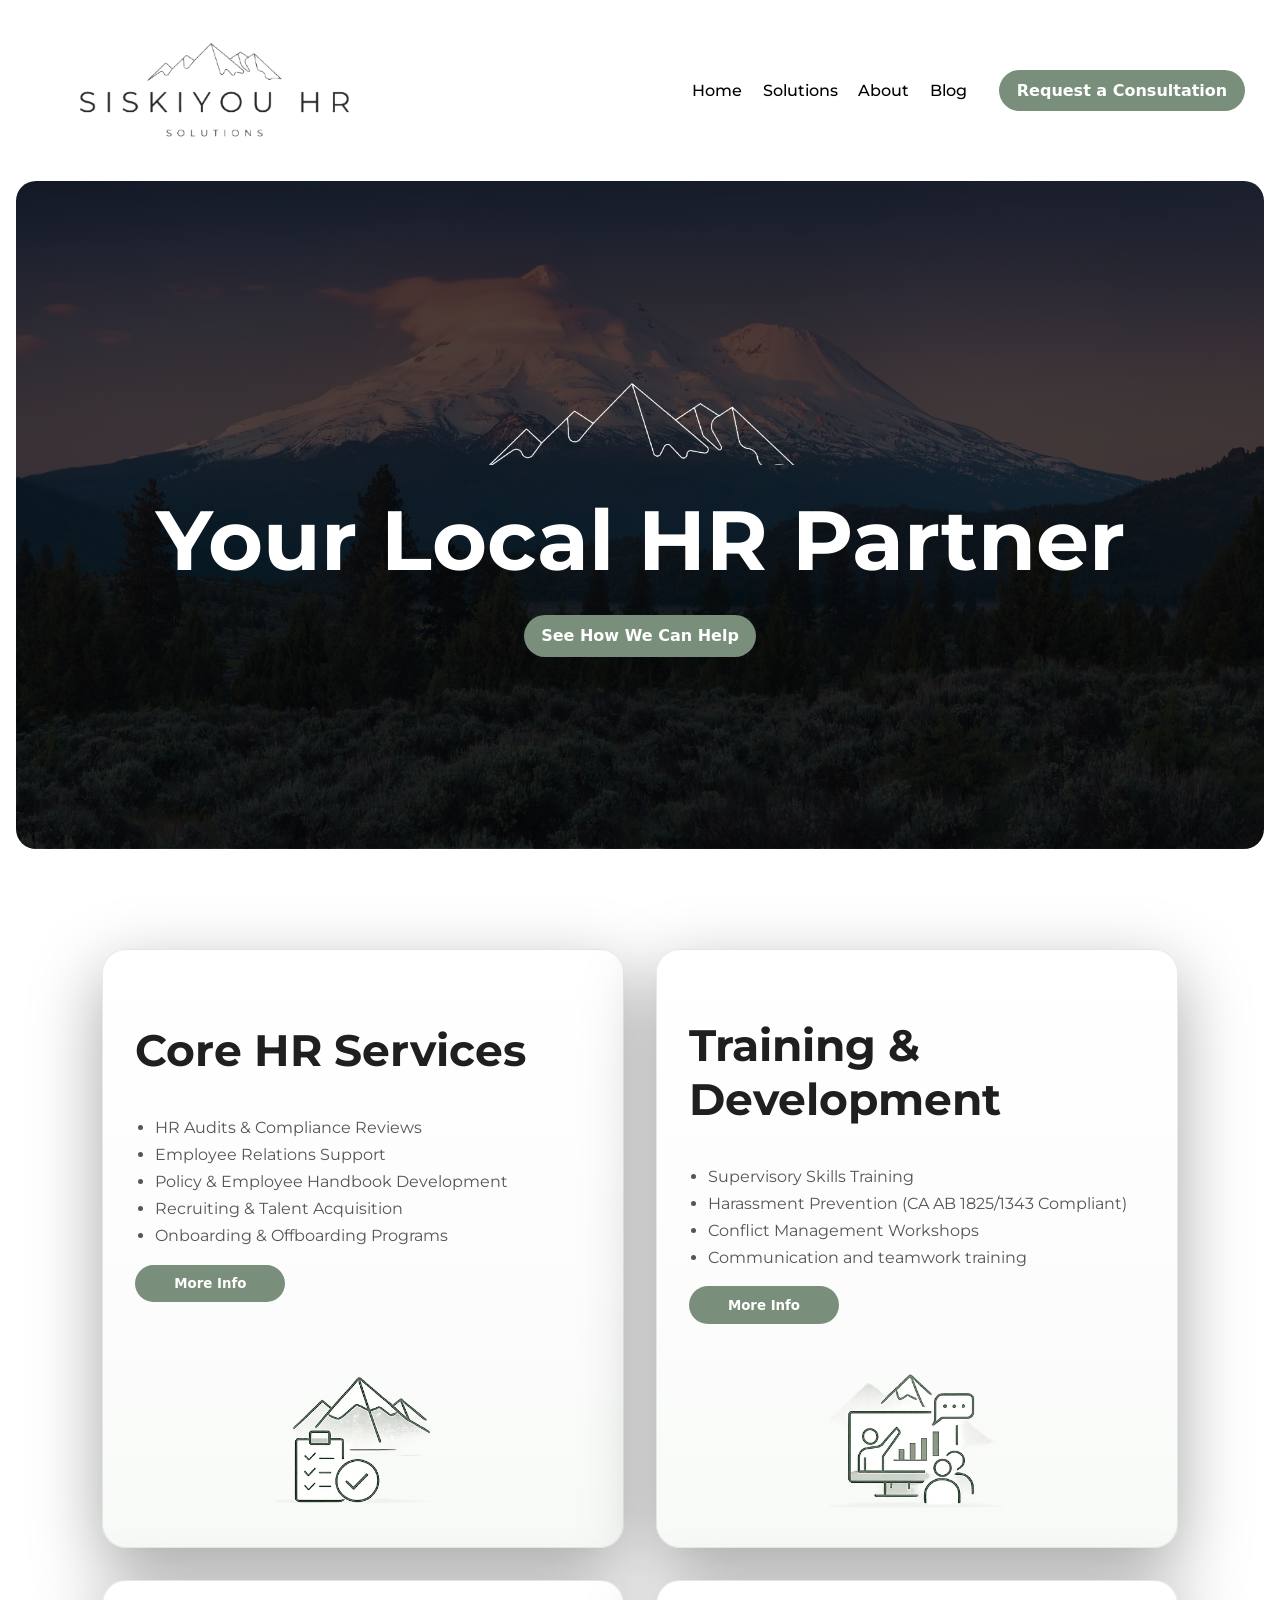
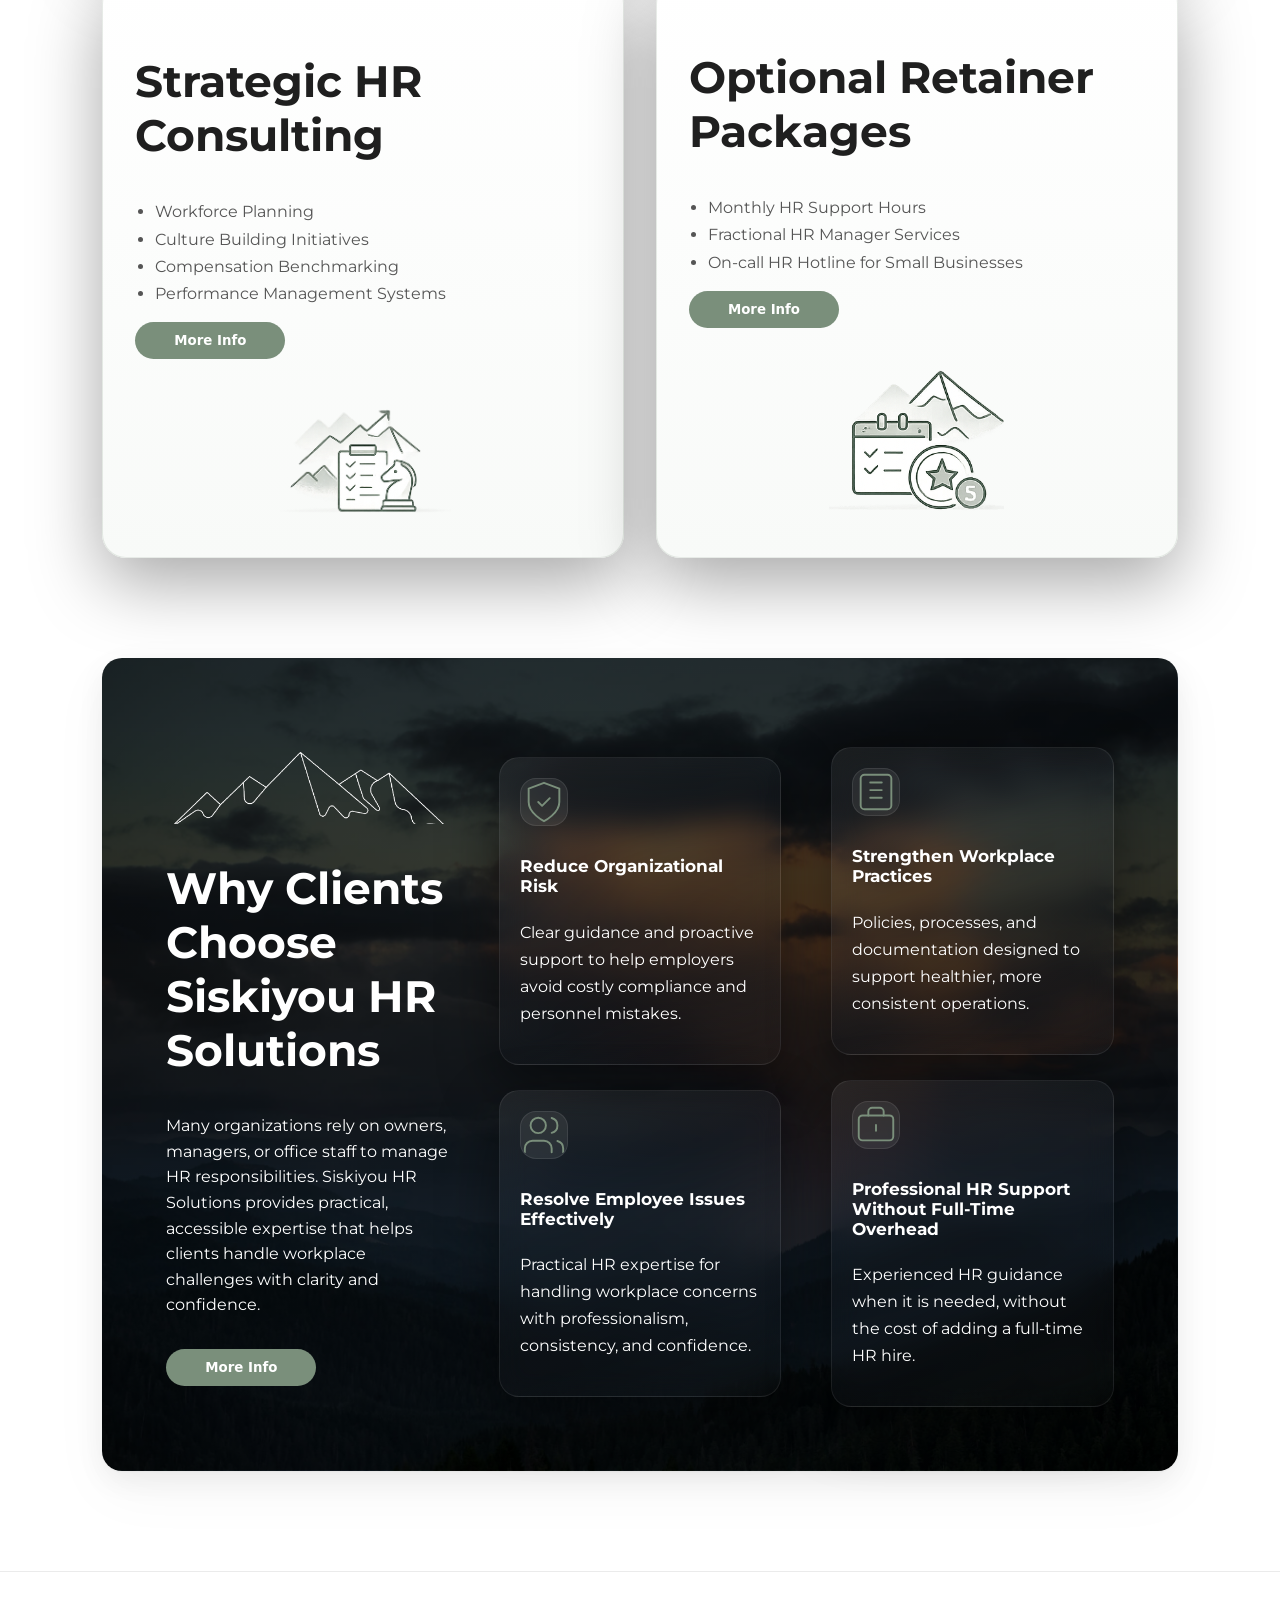
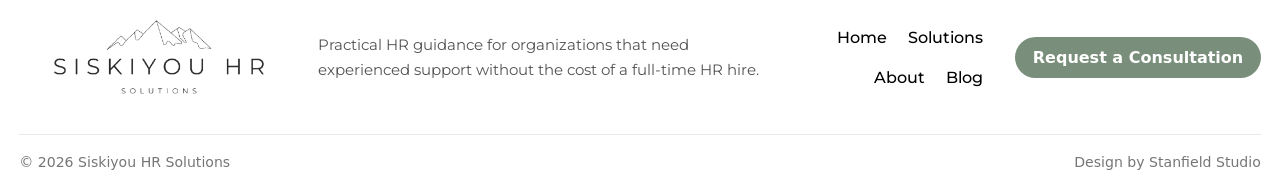
<file: index.html>
<header class="site-header">
  <meta charset="UTF-8">
  <meta name="viewport" content="width=device-width, initial-scale=1.0">
<link rel="stylesheet" href="CSS/SHR_Home.css?v=9652c36a2d">
<link rel="stylesheet" href="CSS/SHR_Layout.css?v=752c5466b5">
<link
  rel="preconnect"
  href="https://fonts.googleapis.com"
/>
<link
  rel="preconnect"
  href="https://fonts.gstatic.com"
  crossorigin
/>
<link
  href="https://fonts.googleapis.com/css2?family=Montserrat:wght@100..900&display=swap"
  rel="stylesheet"
/>
  <nav class="nav-bar" aria-label="Main navigation">
    <!-- LEFT SIDE -->
    <div class="nav-brand">
      <!-- LOGO SPACE -->
      <a href="index.html" class="logo-wrap">
        <img src="Images/Siskiyou_HR_Solutions_White_Background__1_-removebg-preview.png" alt="Siskiyou HR Solutions Logo">
      </a>
    </div>

    <!-- CENTER LINKS -->
    <div class="nav-links">
      <a href="index.html" aria-current="page">Home</a>
      <a href="SHR_Services.html">Solutions</a>
      <a href="SHR_About.html">About</a>
      <a href="SHR_Blog.html">Blog</a>
    </div>

    <!-- RIGHT BUTTON -->
    <a href="SHR_Contact.html" class="nav-button">
      Request a Consultation</a>
  </nav>
</header>

<body>
  <!--HERO IMAGE-->
  <div class="shr_hero_wrapper">
    <img src="Images/Siskiyou_white_transparant.png">
    <h1>Your Local HR Partner</h1>
    <a href="SHR_Services.html" class="nav-button">See How We Can Help</a>
  </div>


  <!--SERVICES OFFERED-->
<section class="services-grid site-content-width">
  <div class="services_offered1">
  <!-- CORE SERVICES -->
  <div class="core_services service-card">
    <div class="card-content">
      <h2>Core HR Services</h2>
      <ul>
        <li>HR Audits & Compliance Reviews</li>
        <li>Employee Relations Support</li>
        <li>Policy & Employee Handbook Development</li>
        <li>Recruiting & Talent Acquisition</li>
        <li>Onboarding & Offboarding Programs</li>
      </ul>
      <a href="SHR_Services.html"><button class="button1">More Info</button></a>
    </div>
    <div class="card-image">
      <img src="Images/ServiceIcon1.png" alt="Core HR Services Icon">
    </div>
  </div>

  <!-- TRAINING -->
  <div class="training service-card">
    <div class="card-content">
      <h2>Training & Development</h2>
      <ul>
        <li>Supervisory Skills Training</li>
        <li>Harassment Prevention (CA AB 1825/1343 Compliant)</li>
        <li>Conflict Management Workshops</li>
        <li>Communication and teamwork training</li>
      </ul>
      <a href="SHR_Services.html"><button class="button1">More Info</button></a>
    </div>
    <div class="card-image">
      <img src="Images/ServiceIcon2.png" alt="Training Icon">
    </div>
  </div>
</div>


<div class="services_offered2">
  <!-- CONSULTING -->
  <div class="consulting service-card">
    <div class="card-content">
      <h2>Strategic HR Consulting</h2>
      <ul>
        <li>Workforce Planning</li>
        <li>Culture Building Initiatives</li>
        <li>Compensation Benchmarking</li>
        <li>Performance Management Systems</li>
      </ul>
      <a href="SHR_Services.html"><button class="button1">More Info</button></a>
    </div>
    <div class="card-image">
      <img src="Images/ServiceIcon3.png" alt="Consulting Icon">
    </div>
  </div>
  <!-- RETAINER -->
  <div class="optional_retainer service-card">
    <div class="card-content">
      <h2>Optional Retainer Packages</h2>
      <ul>
        <li>Monthly HR Support Hours</li>
        <li>Fractional HR Manager Services</li>
        <li>On-call HR Hotline for Small Businesses</li>
      </ul>
      <a href="SHR_Services.html"><button class="button1">More Info</button></a>
    </div>
    <div class="card-image">
      <img src="Images/ServiceIcon4.png" alt="Retainer Icon">
    </div>
  </div>
</div>


<!--WHY CLIENTS CHOOSE US-->
<div class="why_choose_us_wrapper">
  <div class="why_choose_us">
    <img src="Images/Siskiyou_white_transparant.png">
    <h2>Why Clients Choose Siskiyou HR Solutions</h2>
    <p>Many organizations rely on owners, managers, or office staff to manage HR responsibilities. Siskiyou HR Solutions provides practical, accessible expertise that helps clients handle workplace challenges with clarity and confidence.</p>
    <button class="button1">More Info</button>
  </div>
  <div class="why_choose_us_info1">
    <div class="whycard1">
          <svg class="icon" viewBox="0 0 24 24" fill="none" stroke="currentColor" stroke-linecap="round" stroke-linejoin="round">
          <path d="M12 22s8-4 8-10V5l-8-3-8 3v7c0 6 8 10 8 10Z" />
          <path d="m9 12 2 2 4-4" />
          </svg>
      <h4>Reduce Organizational Risk</h4>
      <p>Clear guidance and proactive support to help employers avoid costly compliance and personnel mistakes.</p>
    </div>
    <div class="whycard1">
       <svg class="icon" viewBox="0 0 24 24" fill="none" stroke="currentColor" stroke-linecap="round" stroke-linejoin="round">
            <path d="M16 21v-2a4 4 0 0 0-4-4H6a4 4 0 0 0-4 4v2" />
            <circle cx="9" cy="7" r="4" />
            <path d="M22 21v-2a4 4 0 0 0-3-3.87" />
            <path d="M16 3.13a4 4 0 0 1 0 7.75" />
      </svg>
      <h4>Resolve Employee Issues Effectively</h4>
      <p>Practical HR expertise for handling workplace concerns with professionalism, consistency, and confidence.</p>
    </div>
  </div>
  <div class="why_choose_us_info2">
    <div class="whycard1">
      <svg class="icon" viewBox="0 0 24 24" fill="none" stroke="currentColor" stroke-linecap="round" stroke-linejoin="round">
                <path d="M9 11h6" />
                <path d="M9 15h6" />
                <path d="M9 7h6" />
                <rect x="4" y="3" width="16" height="18" rx="2" />
              </svg>
      <h4>Strengthen Workplace Practices</h4>
      <p>Policies, processes, and documentation designed to support healthier, more consistent operations.</p>
    </div>
    <div class="whycard1">
      <svg class="icon" viewBox="0 0 24 24" fill="none" stroke="currentColor" stroke-linecap="round" stroke-linejoin="round">
                <rect x="3" y="7" width="18" height="13" rx="2" />
                <path d="M8 7V5a2 2 0 0 1 2-2h4a2 2 0 0 1 2 2v2" />
                <path d="M12 12v3" />
              </svg>
      <h4>Professional HR Support Without Full-Time Overhead</h4>
      <p>Experienced HR guidance when it is needed, without the cost of adding a full-time HR hire.</p>
    </div>
  </div>
</div>
  
</section>

<!--FOOTER-->
<footer class="site-footer">
    <div class="footer-container">
      <div class="footer-top">
        <div class="footer-brand">
          <a href="index.html" class="footer-logo-wrap" aria-label="Siskiyou HR Solutions Home">
            <img src="Images/Siskiyou_HR_Solutions_White_Background__1_-removebg-preview.png" alt="Siskiyou HR Solutions Logo">
          </a>

          <p>
            Practical HR guidance for organizations that need experienced support without the cost of a full-time HR hire.
          </p>
        </div>

        <div class="footer-links">
          <a href="index.html">Home</a>
          <a href="SHR_Services.html">Solutions</a>
          <a href="SHR_About.html">About</a>
          <a href="SHR_Blog.html">Blog</a>
        </div>

        <a href="SHR_Contact.html" class="footer-button">Request a Consultation</a>
      </div>

      <div class="footer-bottom">
        <span>© 2026 Siskiyou HR Solutions</span>
        <span>Design by Stanfield Studio</span>
      </div>
    </div>
  </footer>
</body>
</file>
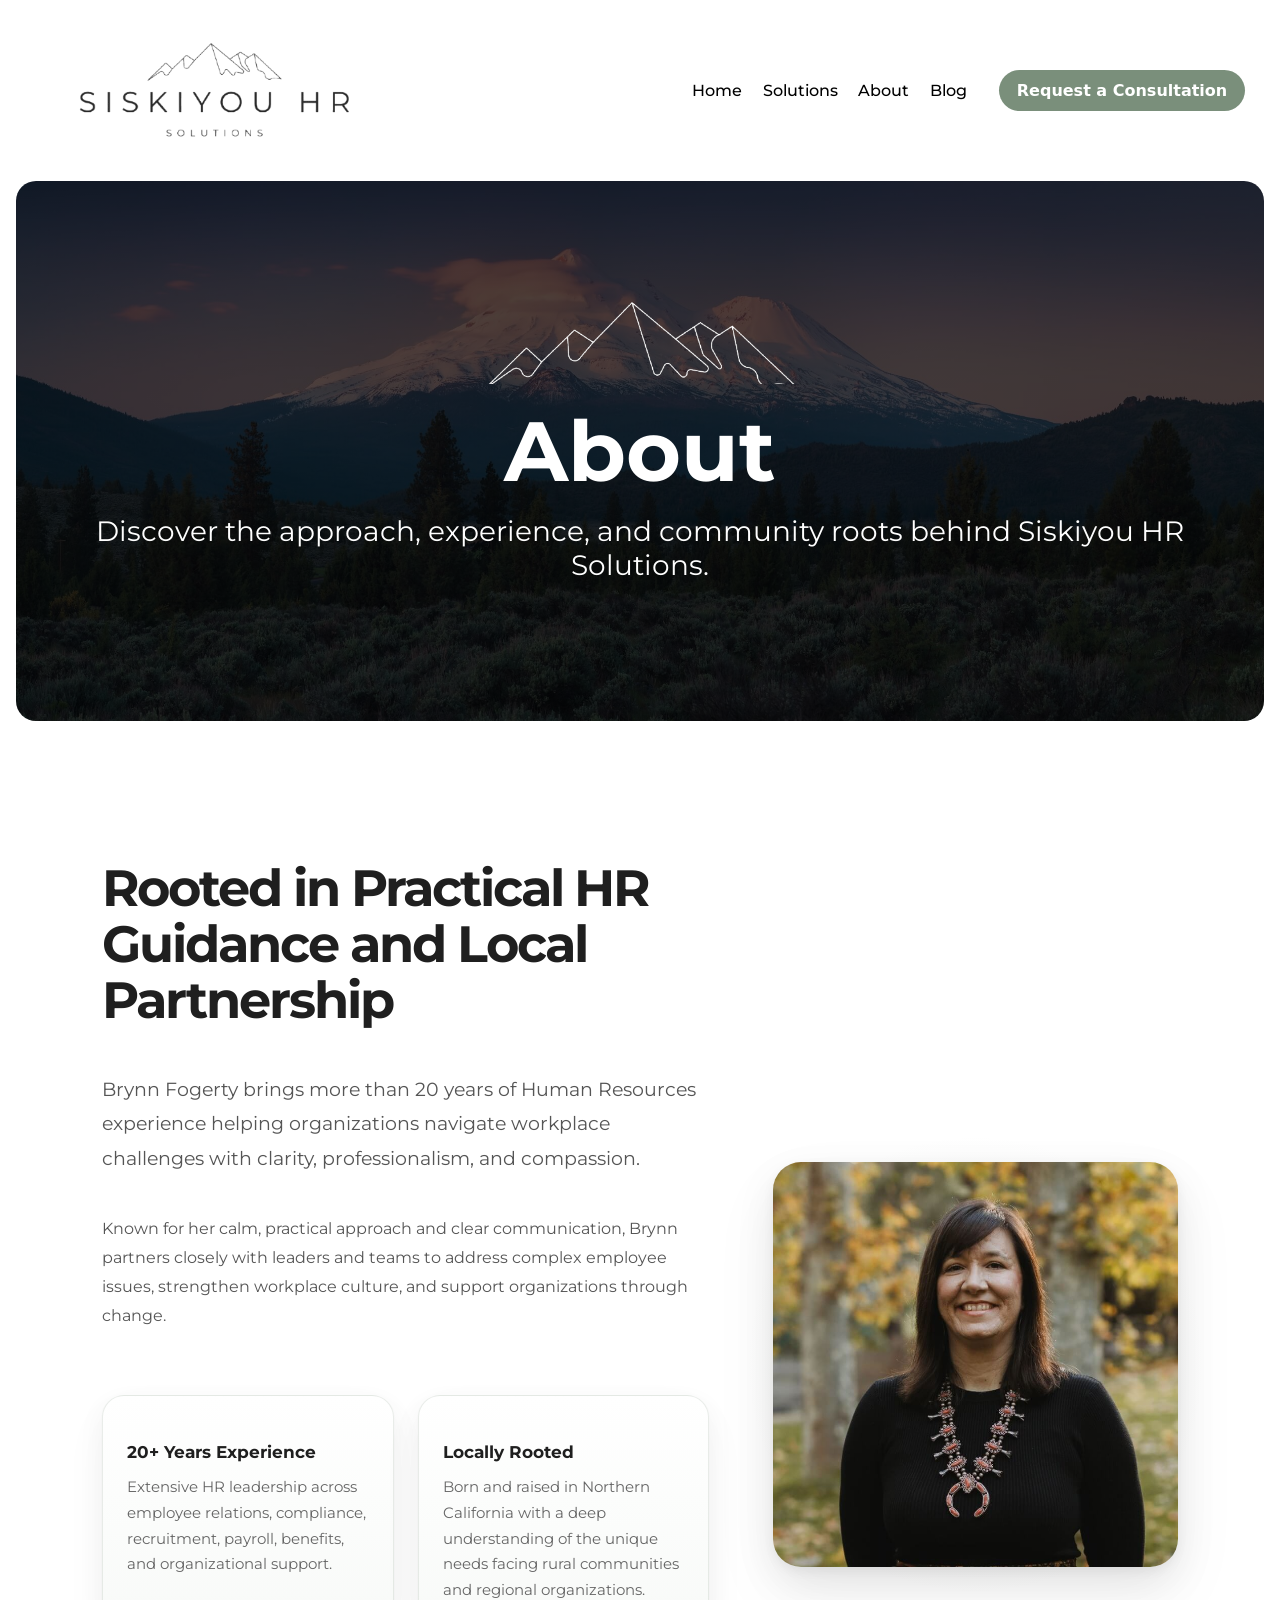
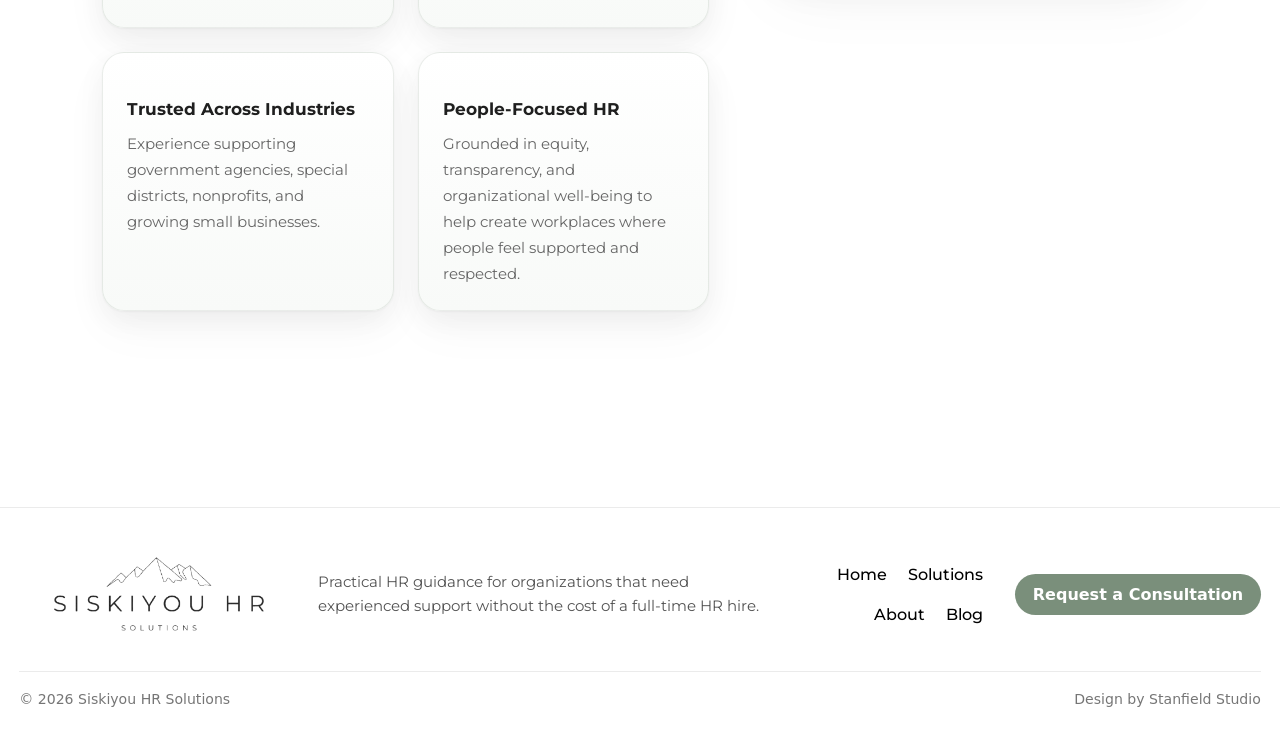
<file: SHR_About.html>
<header class="site-header">
  <meta charset="UTF-8">
  <meta name="viewport" content="width=device-width, initial-scale=1.0">
<link rel="stylesheet" href="CSS/SHR_About.css?v=90a1d24c7a">
<link rel="stylesheet" href="CSS/SHR_Layout.css?v=752c5466b5">
<link
  rel="preconnect"
  href="https://fonts.googleapis.com"
/>
<link
  rel="preconnect"
  href="https://fonts.gstatic.com"
  crossorigin
/>
<link
  href="https://fonts.googleapis.com/css2?family=Montserrat:wght@100..900&display=swap"
  rel="stylesheet"
/>
 <nav class="nav-bar" aria-label="Main navigation">
    <!-- LEFT SIDE -->
    <div class="nav-brand">
       <!-- LOGO SPACE -->
      <a href="index.html" class="logo-wrap">
        <img src="Images/Siskiyou_HR_Solutions_White_Background__1_-removebg-preview.png" alt="Siskiyou HR Solutions Logo">
      </a>
    </div>

    <!-- CENTER LINKS -->
    <div class="nav-links">
      <a href="index.html">Home</a>
      <a href="SHR_Services.html">Solutions</a>
      <a href="SHR_About.html">About</a>
      <a href="SHR_Blog.html">Blog</a>
    </div>

    <!-- RIGHT BUTTON -->
    <a href="SHR_Contact.html" class="nav-button">
      Request a Consultation</a>
  </nav>
</header>
<body>
    <div class="mountain_wrapper">
        <img src="Images/Siskiyou_white_transparant.png">
        <h1>About</h1>
        <h3>Discover the approach, experience, and community roots behind Siskiyou HR Solutions.</h3>
    </div>

    <!-- ABOUT SECTION -->
    <section class="about-section site-content-width">

    <!-- LEFT CONTENT -->
    <div class="about-content">
        <h2>
        Rooted in Practical HR Guidance and Local Partnership</h2>
        <p class="about-intro">
        Brynn Fogerty brings more than 20 years of Human Resources experience helping organizations navigate workplace challenges with clarity, professionalism, and compassion.</p>
        <p> Known for her calm, practical approach and clear communication, Brynn partners closely with leaders and teams to address complex employee issues, strengthen workplace culture, and support organizations through change.</p>

        <!-- INFO GRID -->
        <div class="about-highlights">
        <div class="highlight-card">
            <h4>20+ Years Experience</h4>
            <p>Extensive HR leadership across employee relations, compliance, recruitment, payroll, benefits, and organizational support.</p>
        </div>

        <div class="highlight-card">
            <h4>Locally Rooted</h4>
            <p>Born and raised in Northern California with a deep understanding of the unique needs facing rural communities and regional organizations.</p>
        </div>

        <div class="highlight-card">
            <h4>Trusted Across Industries</h4>
            <p>Experience supporting government agencies, special districts, nonprofits, and growing small businesses.</p>
        </div>

        <div class="highlight-card">
            <h4>People-Focused HR</h4>
            <p>Grounded in equity, transparency, and organizational well-being to help create workplaces where people feel supported and respected.</p>
        </div>
        </div>
    </div>

    <!-- RIGHT IMAGE -->
    <div class="about-image">
        <img src="Images/About_Me.jpg" alt="Brynn Fogerty">
    </div>
    </section>

<!--FOOTER-->
<footer class="site-footer">
    <div class="footer-container">
      <div class="footer-top">
        <div class="footer-brand">
          <a href="index.html" class="footer-logo-wrap" aria-label="Siskiyou HR Solutions Home">
            <img src="Images/Siskiyou_HR_Solutions_White_Background__1_-removebg-preview.png" alt="Siskiyou HR Solutions Logo">
          </a>

          <p>
            Practical HR guidance for organizations that need experienced support without the cost of a full-time HR hire.
          </p>
        </div>

        <div class="footer-links">
          <a href="index.html">Home</a>
          <a href="SHR_Services.html">Solutions</a>
          <a href="SHR_About.html">About</a>
          <a href="SHR_Blog.html">Blog</a>
        </div>

        <a href="SHR_Contact.html" class="footer-button">Request a Consultation</a>
      </div>

      <div class="footer-bottom">
        <span>© 2026 Siskiyou HR Solutions</span>
        <span>Design by Stanfield Studio</span>
      </div>
    </div>
  </footer>
</body>
</body>
</file>
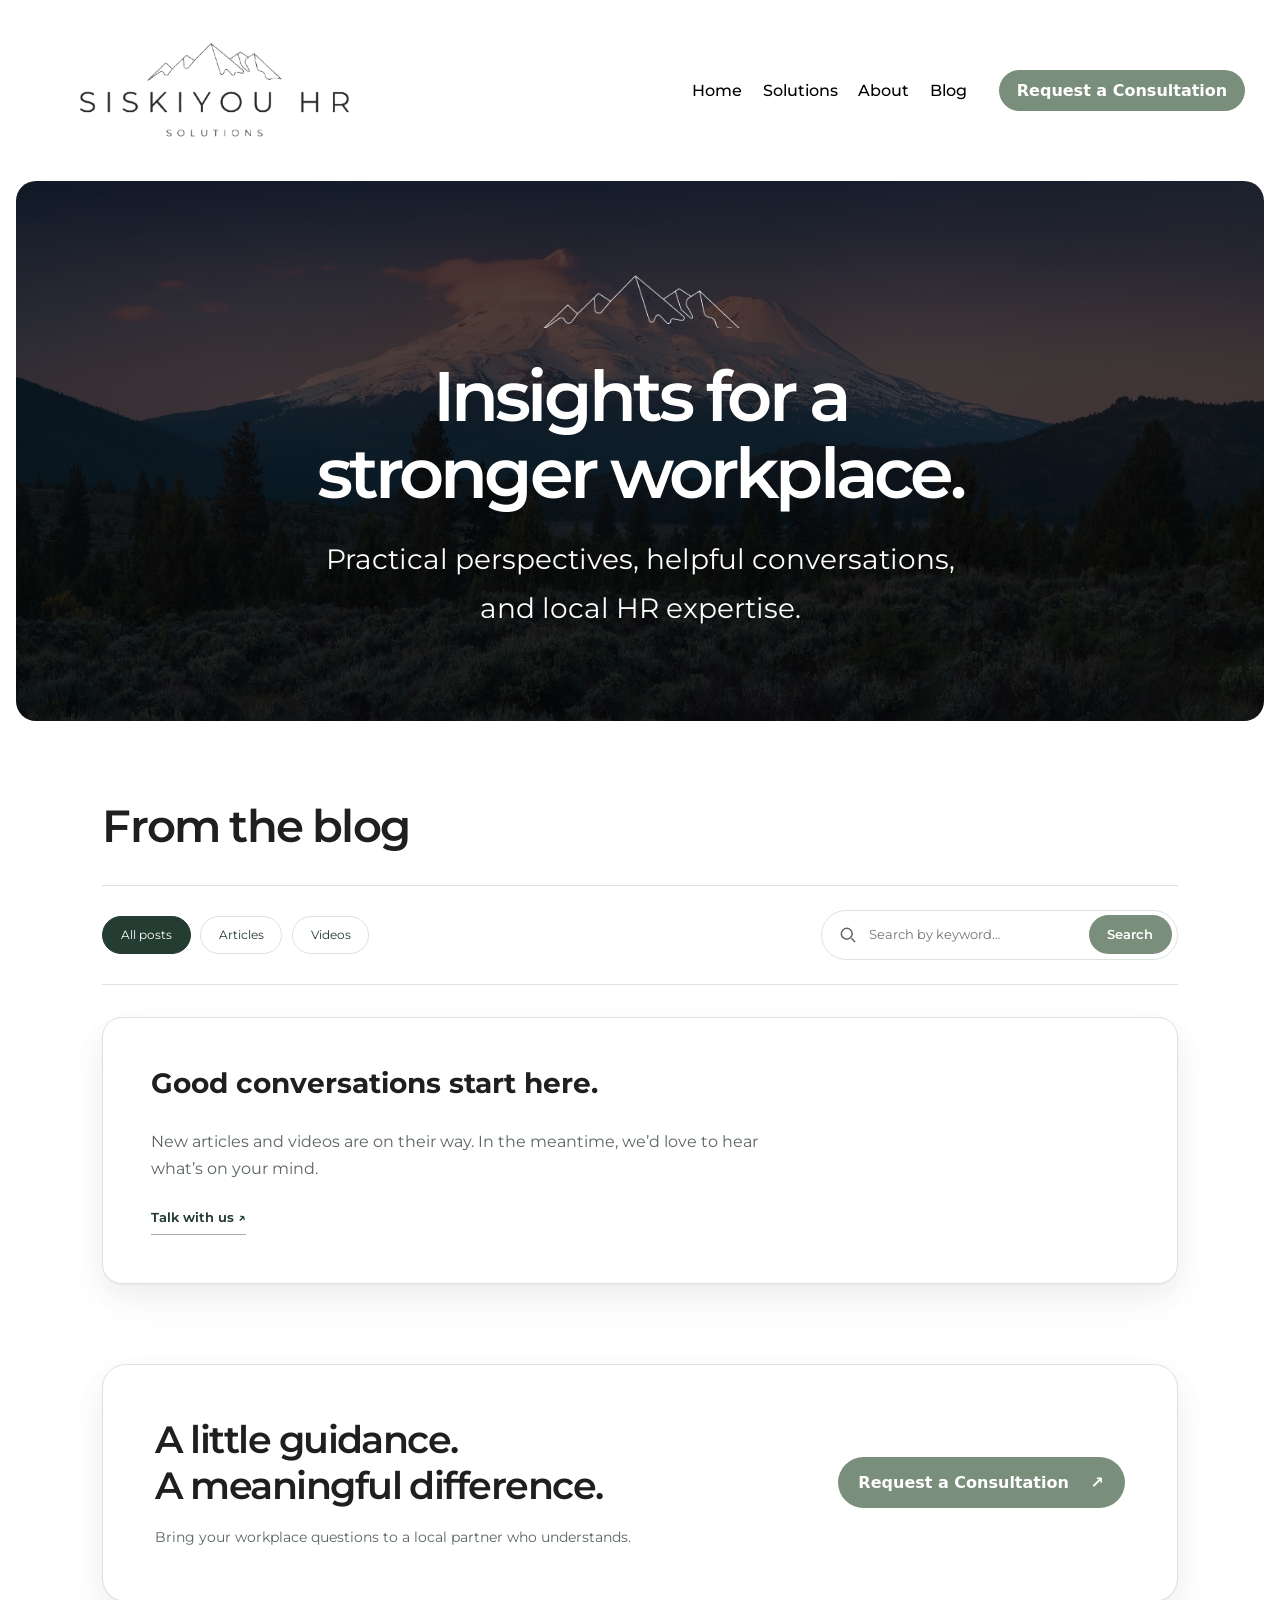
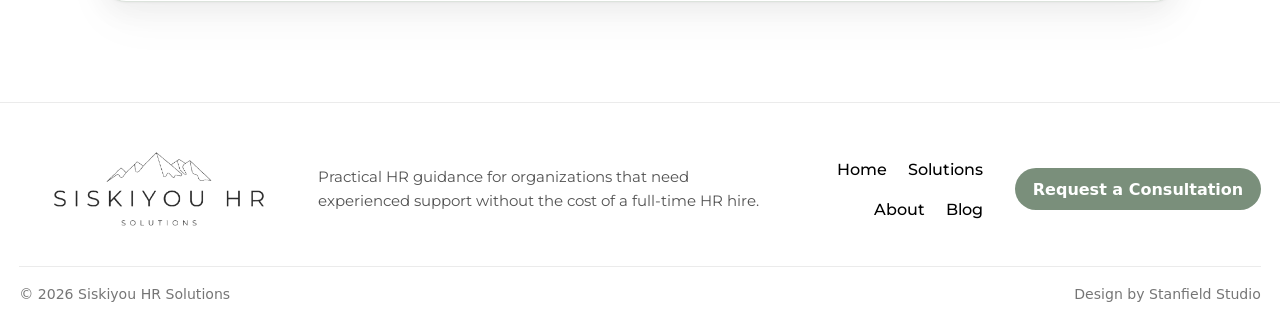
<file: SHR_Blog.html>
<!doctype html>
<html lang="en">
<head>
<meta charset="UTF-8">
<meta name="viewport" content="width=device-width, initial-scale=1.0">
<title>HR Blog | Siskiyou HR Solutions</title>
<meta name="description" content="Practical HR articles, videos, and workplace perspectives for local organizations from Siskiyou HR Solutions.">
<link rel="canonical" href="https://www.siskiyouhr.com/SHR_Blog.html">
<meta name="robots" content="index, follow, max-image-preview:large">
<meta property="og:type" content="website">
<meta property="og:site_name" content="Siskiyou HR Solutions">
<meta property="og:title" content="HR Blog | Siskiyou HR Solutions">
<meta property="og:description" content="Practical HR articles, videos, and workplace perspectives for local organizations from Siskiyou HR Solutions.">
<meta property="og:url" content="https://www.siskiyouhr.com/SHR_Blog.html">
<meta name="twitter:card" content="summary">
<meta name="twitter:title" content="HR Blog | Siskiyou HR Solutions">
<meta name="twitter:description" content="Practical HR articles, videos, and workplace perspectives for local organizations from Siskiyou HR Solutions.">
<link rel="stylesheet" href="CSS/SHR_About.css">
<link rel="stylesheet" href="CSS/SHR_Blog.css?v=ad91871134e4">
<link rel="preconnect" href="https://fonts.googleapis.com">
<link rel="preconnect" href="https://fonts.gstatic.com" crossorigin>
<link href="https://fonts.googleapis.com/css2?family=Montserrat:wght@100..900&display=swap" rel="stylesheet">
<script src="JS/SHR_Blog.js?v=63d53a11a4ca" defer></script>
</head>
<body>
<a class="skip-link" href="#main">Skip to content</a>
<header class="site-header"><nav class="nav-bar" aria-label="Main navigation">
    <!-- LEFT SIDE -->
    <div class="nav-brand">
       <!-- LOGO SPACE -->
      <a href="index.html" class="logo-wrap">
        <img src="Images/Siskiyou_HR_Solutions_White_Background__1_-removebg-preview.png" alt="Siskiyou HR Solutions Logo">
      </a>
    </div>

    <!-- CENTER LINKS -->
    <div class="nav-links">
      <a href="index.html">Home</a>
      <a href="SHR_Services.html">Solutions</a>
      <a href="SHR_About.html">About</a>
      <a href="SHR_Blog.html">Blog</a>
    </div>

    <!-- RIGHT BUTTON -->
    <a href="SHR_Contact.html" class="nav-button">
      Request a Consultation</a>
  </nav></header>

<main id="main">
<section class="mountain_wrapper blog-hero" aria-labelledby="blog-heading">
<img src="Images/Siskiyou_white_transparant.png" alt="" width="320">

<h1 id="blog-heading">Insights for a<br>stronger workplace.</h1>
<h3>Practical perspectives, helpful conversations, and local HR expertise.</h3>
</section>
<div class="blog-container">

<section id="latest" class="blog-latest" aria-labelledby="latest-heading">
<div class="blog-section-heading"><div><h2 id="latest-heading">From the blog</h2></div></div>
<form class="blog-tools" role="search" aria-label="Search the blog" method="get" action="SHR_Blog.html#latest">
<div class="blog-filters" aria-label="Filter posts by format">
<button type="button" data-filter="all" aria-pressed="true">All posts</button>
<button type="button" data-filter="article" aria-pressed="false">Articles</button>
<button type="button" data-filter="video" aria-pressed="false">Videos</button>
</div>
<div class="blog-search"><label class="sr-only" for="blog-search">Search posts by keyword</label><svg aria-hidden="true" viewBox="0 0 24 24" fill="none" stroke="currentColor" stroke-width="1.8"><circle cx="10.5" cy="10.5" r="6.5"/><path d="m16 16 4.5 4.5"/></svg><input id="blog-search" name="q" type="search" placeholder="Search by keyword…" autocomplete="off"><button type="submit">Search</button></div>
</form>
<p class="sr-only" id="blog-count" aria-live="polite"></p>
<div class="blog-grid"></div>
<p class="blog-no-results" hidden>No posts match your search. Try another keyword or choose All posts.</p>
<div class="blog-empty"><h3>Good conversations start here.</h3><p>New articles and videos are on their way. In the meantime, we’d love to hear what’s on your mind.</p><a class="blog-read-link" href="SHR_Contact.html">Talk with us ↗</a></div>
</section>
<section class="blog-cta"><div><h2>A little guidance.<br>A meaningful difference.</h2><p>Bring your workplace questions to a local partner who understands.</p></div><a href="SHR_Contact.html" class="nav-button">Request a Consultation <span aria-hidden="true">↗</span></a></section>
</div>
</main>
<footer class="site-footer">
    <div class="footer-container">
      <div class="footer-top">
        <div class="footer-brand">
          <a href="index.html" class="footer-logo-wrap" aria-label="Siskiyou HR Solutions Home">
            <img src="Images/Siskiyou_HR_Solutions_White_Background__1_-removebg-preview.png" alt="Siskiyou HR Solutions Logo">
          </a>

          <p>
            Practical HR guidance for organizations that need experienced support without the cost of a full-time HR hire.
          </p>
        </div>

        <div class="footer-links">
          <a href="index.html">Home</a>
          <a href="SHR_Services.html">Solutions</a>
          <a href="SHR_About.html">About</a>
      <a href="SHR_Blog.html">Blog</a>
        </div>

        <a href="SHR_Contact.html" class="footer-button">Request a Consultation</a>
      </div>

      <div class="footer-bottom">
        <span>© 2026 Siskiyou HR Solutions</span>
        <span>Design by Stanfield Studio</span>
      </div>
    </div>
  </footer>

</body>
</html>
</file>
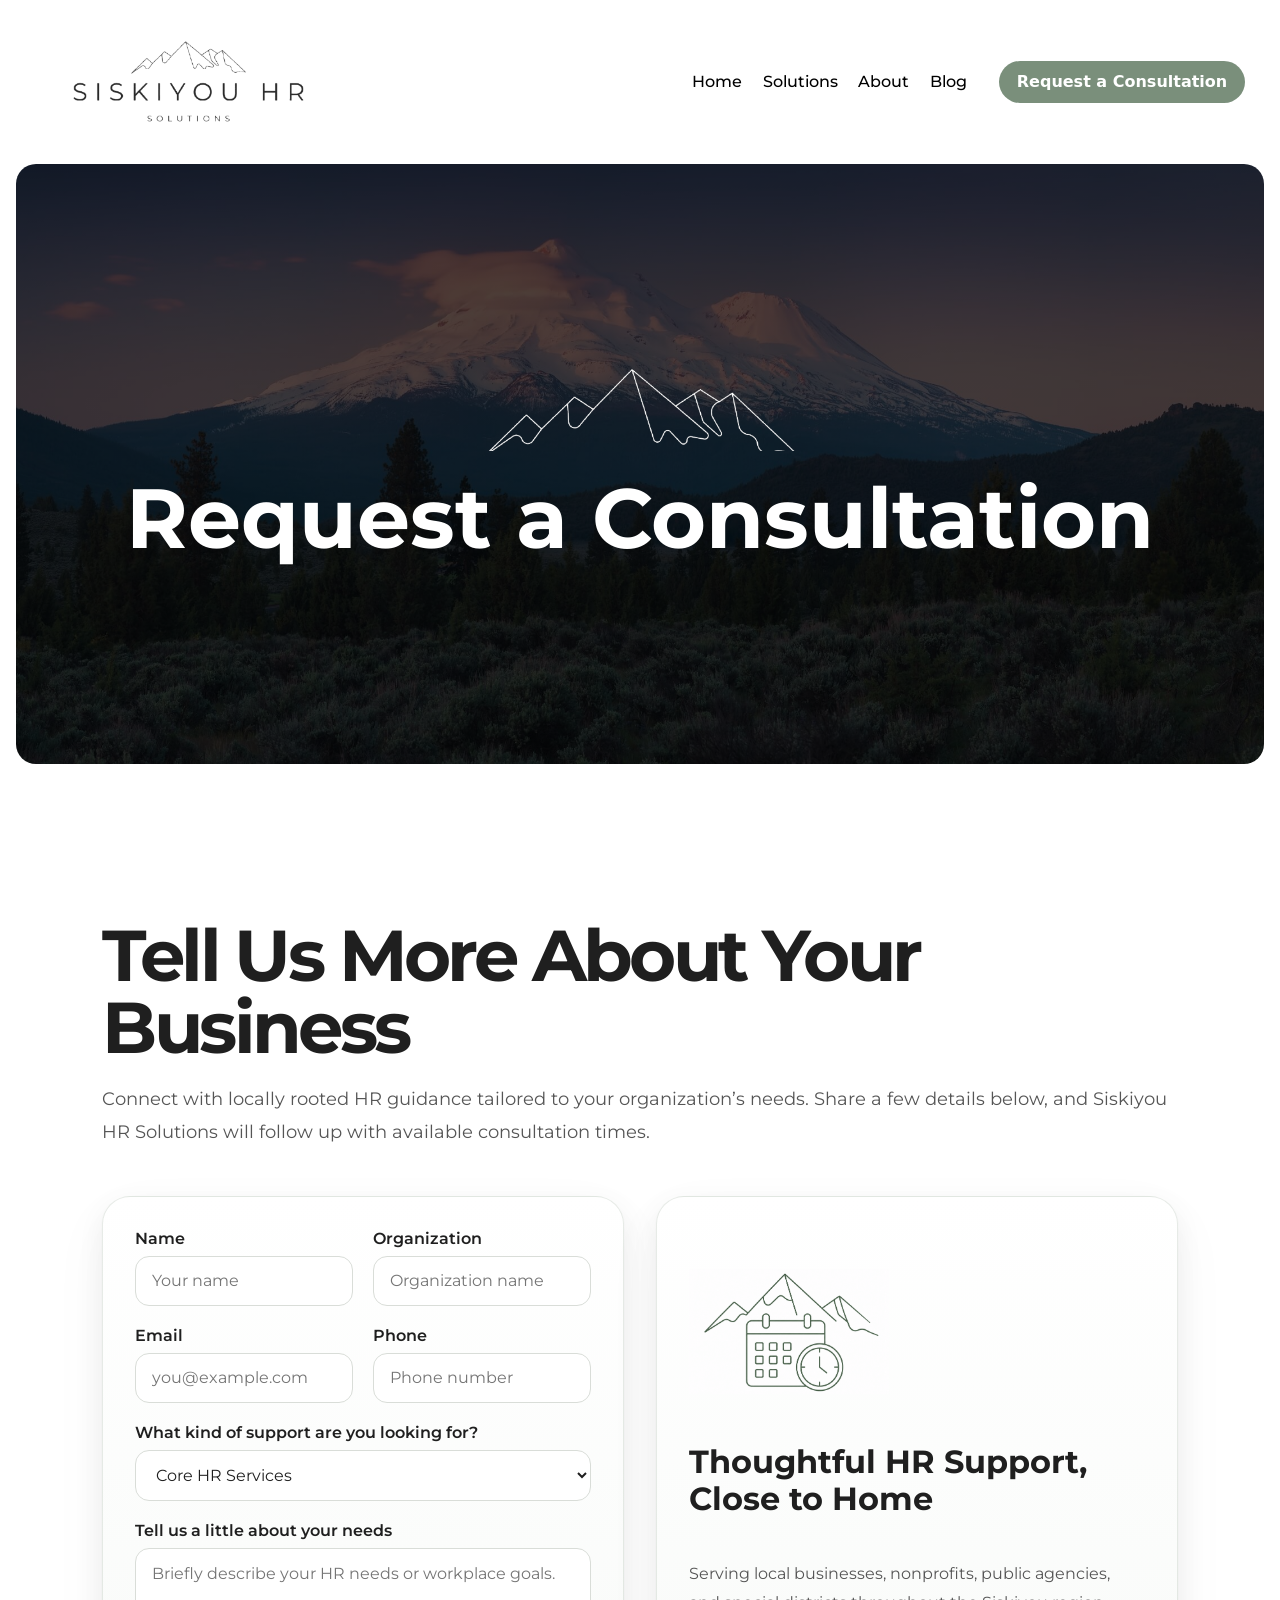
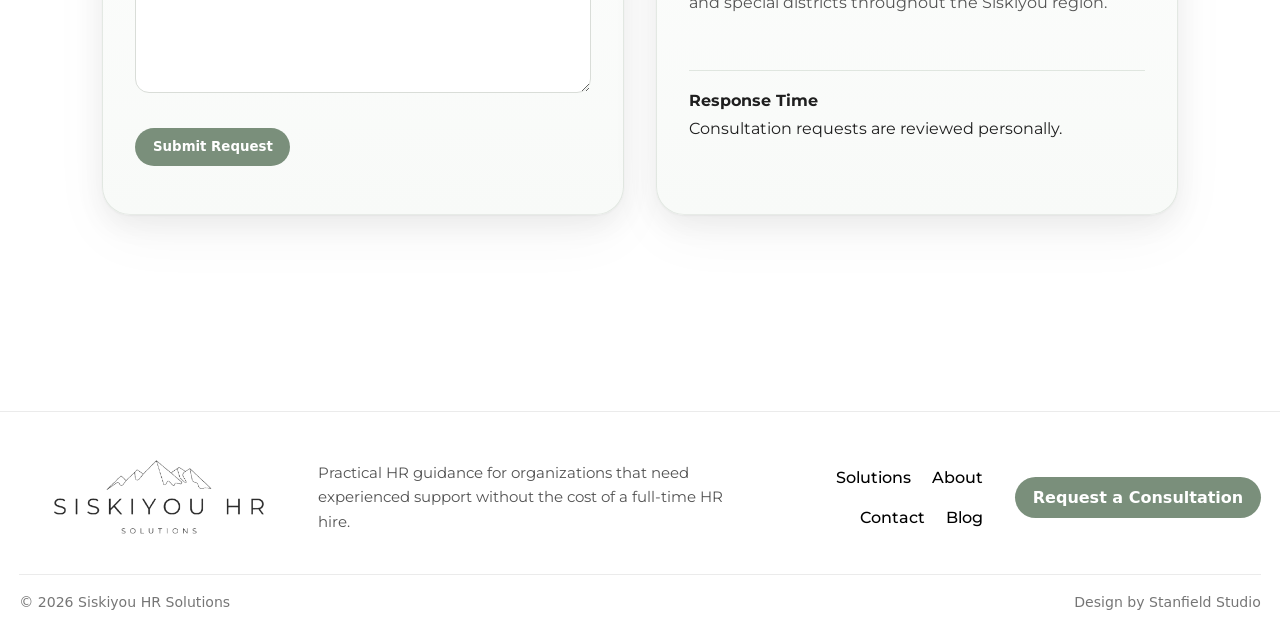
<file: SHR_Contact.html>
<header class="site-header">
  <meta charset="UTF-8">
  <meta name="viewport" content="width=device-width, initial-scale=1.0">
<link rel="stylesheet" href="CSS/SHR_Contact.css">
<link rel="stylesheet" href="CSS/SHR_Layout.css?v=752c5466b5">
<link
  rel="preconnect"
  href="https://fonts.googleapis.com"
/>
<link
  rel="preconnect"
  href="https://fonts.gstatic.com"
  crossorigin
/>
<link
  href="https://fonts.googleapis.com/css2?family=Montserrat:wght@100..900&display=swap"
  rel="stylesheet"
/>
 <nav class="nav-bar" aria-label="Main navigation">
    <!-- LEFT SIDE -->
    <div class="nav-brand">
       <!-- LOGO SPACE -->
      <a href="index.html" class="logo-wrap">
        <img src="Images/Siskiyou_HR_Solutions_White_Background__1_-removebg-preview.png" alt="Siskiyou HR Solutions Logo">
      </a>
    </div>

    <!-- CENTER LINKS -->
    <div class="nav-links">
      <a href="index.html">Home</a>
      <a href="SHR_Services.html">Solutions</a>
      <a href="SHR_About.html">About</a>
      <a href="SHR_Blog.html">Blog</a>
    </div>

    <!-- RIGHT BUTTON -->
    <a href="SHR_Contact.html" class="nav-button">
      Request a Consultation</a>
  </nav>
</header>

<div class="mountain_wrapper">
    <img src="Images/Siskiyou_white_transparant.png">
    <h1>Request a Consultation</h1>
  
</div>


<!-- CONTACT PAGE -->
 <body>
<section class="contact-section site-content-width">
  <div class="contact-intro">
    <h1>Tell Us More About Your Business</h1>
    <p>
      Connect with locally rooted HR guidance tailored to your organization’s needs.
      Share a few details below, and Siskiyou HR Solutions will follow up with available consultation times.
    </p>
  </div>
  <div class="contact-wrapper">
    <!-- CONTACT FORM -->
    <form class="contact-form" action="https://formsubmit.co/info@siskiyouhr.com" method="POST">
      <div class="form-row">
        <div class="form-group">
          <label for="name">Name</label>
          <input type="text" id="name" name="name" placeholder="Your name">
        </div>

        <div class="form-group">
          <label for="organization">Organization</label>
          <input type="text" id="organization" name="organization" placeholder="Organization name">
        </div>
      </div>

      <div class="form-row">
        <div class="form-group">
          <label for="email">Email</label>
          <input type="email" id="email" name="email" placeholder="you@example.com">
        </div>

        <div class="form-group">
          <label for="phone">Phone</label>
          <input type="tel" id="phone" name="phone" placeholder="Phone number">
        </div>
      </div>

      <div class="form-group">
        <label for="service">What kind of support are you looking for?</label>
        <select id="service" name="service">
          <option>Core HR Services</option>
          <option>Training & Development</option>
          <option>Strategic HR Consulting</option>
          <option>Retainer Support</option>
          <option>Not sure yet</option>
        </select>
      </div>

      <div class="form-group">
        <label for="message">Tell us a little about your needs</label>
        <textarea id="message" name="message" rows="6" placeholder="Briefly describe your HR needs or workplace goals."></textarea>
      </div>

      <button type="submit" class="button1">Submit Request</button>
    </form>

    <!-- CONTACT SIDE CARD -->
    <aside class="contact-card">
      <img src="Images/Siskiyou_Schedule.png" alt="Schedule a consultation icon">
      <h2>Thoughtful HR Support, Close to Home</h2>
      <p>
        Serving local businesses, nonprofits, public agencies, and special districts throughout the Siskiyou region.
      </p>
      <div class="contact-detail">
        <strong>Response Time</strong>
        <span>Consultation requests are reviewed personally.</span>
      </div>
    </aside>
  </div>
</section>

<!--FOOTER-->
<footer class="site-footer">
    <div class="footer-container">
      <div class="footer-top">
        <div class="footer-brand">
          <a href="index.html" class="footer-logo-wrap" aria-label="Siskiyou HR Solutions Home">
            <img src="Images/Siskiyou_HR_Solutions_White_Background__1_-removebg-preview.png" alt="Siskiyou HR Solutions Logo">
          </a>

          <p>
            Practical HR guidance for organizations that need experienced support without the cost of a full-time HR hire.
          </p>
        </div>

        <div class="footer-links">
          <a href="SHR_Services.html">Solutions</a>
          <a href="SHR_About.html">About</a>
          <a href="SHR_Contact.html">Contact</a>
          <a href="SHR_Blog.html">Blog</a>
        </div>

        <a href="SHR_Contact.html" class="footer-button">Request a Consultation</a>
      </div>

      <div class="footer-bottom">
        <span>© 2026 Siskiyou HR Solutions</span>
        <span>Design by Stanfield Studio</span>
      </div>
    </div>
  </footer>
</body>
</file>
<file: CSS/SHR_Home.css>
/* =========================================================
   GLOBAL VARIABLES
========================================================= */

:root {
  --accent: #7A8F7B;
  --black: #000000;
  --white: #ffffff;
  --text: #1f1f1f;
  --muted-text: #555555;
  --soft-bg: #f8faf8;
  --border-soft: rgba(122, 143, 123, 0.18);

  --radius-md: 20px;
  --radius-lg: 28px;

  --shadow-soft:
    0 1px 2px rgba(0,0,0,0.04),
    0 10px 28px rgba(0,0,0,0.06),
    0 20px 60px rgba(0,0,0,0.04);

  --shadow-strong:
    0 24px 70px rgba(0,0,0,0.35);
}


/* =========================================================
   BASE / RESET
========================================================= */

* {
  box-sizing: border-box;
}

body {
  margin: 0;
  background: var(--white);
  color: var(--text);
  font-family: "Montserrat", Arial, sans-serif;
}

img {
  display: block;
  max-width: 100%;
  height: auto;
}

a {
  color: inherit;
}


/* =========================================================
   TYPOGRAPHY
========================================================= */

h1,
h2,
h4,
p,
li,
a {
  font-family: "Montserrat", Arial, sans-serif;
}

h1 {
  font-size: clamp(3.25rem, 8vw, 5.25rem);
  color: var(--white);
}

h2 {
  font-size: clamp(2rem, 4vw, 2.75rem);
}

h4 {
  font-size: 1.05rem;
}

p,
li {
  line-height: 1.7;
}


/* =========================================================
   BUTTONS
========================================================= */

.nav-button,
.button1,
.footer-button {
  display: inline-block;
  padding: 0.7rem 1.1rem;

  background: var(--accent);
  color: var(--white);

  border: none;
  border-radius: 999px;

  font-family:
    system-ui,
    -apple-system,
    BlinkMacSystemFont,
    "Segoe UI",
    sans-serif;

  font-weight: 700;
  text-decoration: none;
  white-space: nowrap;
  cursor: pointer;

  transition:
    background 0.2s ease,
    transform 0.2s ease;
}

.button1 {
  width: 150px;
  margin-top: 15px;
  text-align: center;
}

.nav-button:hover,
.nav-button:focus,
.button1:hover,
.button1:focus,
.footer-button:hover,
.footer-button:focus {
  background: var(--black);
  transform: translateY(-1px);
}


/* =========================================================
   HEADER / NAVIGATION
========================================================= */

.site-header {
  padding: 1rem;
  background: var(--white);
}

.nav-bar {
  margin: 0 auto;
  padding: 0.85rem 1.2rem;

  display: flex;
  align-items: center;
  justify-content: space-between;
  gap: 2rem;

  background: var(--white);
}

.nav-brand {
  display: flex;
  align-items: center;
  gap: 0.9rem;
  min-width: max-content;
}

.logo-wrap {
  width: clamp(220px, 28vw, 400px);

  display: flex;
  align-items: center;
  justify-content: center;

  border-radius: 14px;
  overflow: hidden;
  flex-shrink: 0;
}

.logo-wrap img {
  width: 100%;
  height: auto;
  object-fit: contain;
}

.nav-links {
  display: flex;
  flex: 1;
  justify-content: flex-end;
  align-items: center;
  gap: 1.3rem;
  flex-wrap: wrap;
}

.nav-links a {
  color: var(--black);
  text-decoration: none;
  font-weight: 500;
  transition: color 0.2s ease;
}

.nav-links a:hover,
.nav-links a:focus {
  color: var(--black);
  text-decoration: underline;
  text-underline-offset: 4px;
}


/* =========================================================
   HERO IMAGE
========================================================= */

.shr_hero_wrapper {
  width: calc(100% - 2rem);
  min-height: 620px;
  margin: 0 auto;
  padding: clamp(8rem, 15vw, 18rem) 2rem;

  display: flex;
  flex-direction: column;
  align-items: center;
  justify-content: center;

  text-align: center;
  border-radius: var(--radius-md);

  background-image:
    linear-gradient(rgba(0, 0, 0, 0.7), rgba(0, 0, 0, 0.7)),
    url("../Images/MtShasta.jpg");

  background-size: cover;
  background-position: center;
}

.shr_hero_wrapper h1 {
  margin: 0;
}

.shr_hero_wrapper img {
  width: min(320px, 80%);
  margin-bottom: 1.5rem;
}


/* =========================================================
   MOUNTAIN ICON
========================================================= */

.mountain_icon {
  display: flex;
  justify-content: center;
  align-items: center;
  margin-top: 50px;
}

.mountain_icon img {
  width: 120px;
}


/* =========================================================
   SERVICES SECTION
========================================================= */

.services_grid {
  background-color: var(--black);
  padding: 90px 24px;
}

.services_offered1,
.services_offered2 {
  display: grid;
  grid-template-columns: repeat(2, 1fr);
  gap: 2rem;
}

.services_offered1 {
  margin-top: 100px;
  margin-bottom: 2rem;
}

.services_offered2 {
  margin-bottom: 2rem;
}


/* =========================================================
   SERVICE CARDS
========================================================= */

.service-card {
  display: flex;
  justify-content: space-between;
  align-items: center;
  gap: 2rem;

  min-height: 320px;
  padding: 2rem;

  background:
    linear-gradient(
      180deg,
      var(--white) 0%,
      var(--soft-bg) 100%
    );

  border-radius: 24px;
  border: 1px solid var(--border-soft);

  cursor: pointer;
  box-shadow: var(--shadow-strong);

  transition:
    transform 0.25s ease,
    border-color 0.25s ease,
    background 0.25s ease,
    box-shadow 0.25s ease;
}

.service-card:hover {
  transform: translateY(-6px);
  border-color: rgba(122,143,123,0.75);

  background:
    linear-gradient(
      145deg,
      rgba(122,143,123,0.22),
      rgba(255,255,255,0.95)
    );
}

.card-content {
  flex: 1;

  display: flex;
  flex-direction: column;
  justify-content: center;
}

.card-content ul {
  margin: 0;
  padding-left: 1.2rem;

  color: var(--muted-text);
  line-height: 1.5;
}

.card-image {
  width: clamp(120px, 16vw, 200px);
  flex-shrink: 0;

  display: flex;
  align-items: center;
  justify-content: center;
}

.card-image img {
  width: 100%;
  max-width: 175px;
  height: auto;
  object-fit: contain;
}


/* =========================================================
   WHY CHOOSE US
========================================================= */

.why_choose_us_wrapper {
  display: flex;
  align-items: center;
  justify-content: center;
  gap: clamp(2rem, 5vw, 50px);

  margin-top: 100px;
  padding: clamp(2rem, 5vw, 4rem);

  color: var(--white);
  border-radius: var(--radius-md);

  background-image:
    linear-gradient(rgba(0, 0, 0, 0.7), rgba(0, 0, 0, 0.7)),
    url("/Images/Siskiyou_dusk.jpg");

  background-size: cover;
  background-position: center;

  box-shadow: var(--shadow-soft);
}

.why_choose_us,
.why_choose_us_info1,
.why_choose_us_info2 {
  flex: 1;
}

.why_choose_us p {
  line-height: 1.6;
}

.whycard1 {
  margin-top: 25px;
  padding: 20px;

  border-radius: 20px;

  background:
    linear-gradient(
      160deg,
      rgba(255,255,255,0.07) 0%,
      rgba(120,140,170,0.06) 30%,
      rgba(20,24,30,0.35) 72%,
      rgba(255,255,255,0.015) 100%
    );

  backdrop-filter: blur(14px);
  border: 1px solid rgba(255,255,255,0.08);
  box-shadow: 0 20px 60px rgba(0,0,0,0.45);
}


/* =========================================================
   ICONS
========================================================= */

.icon {
  width: 48px;
  height: 48px;

  display: grid;
  place-items: center;

  margin-bottom: 30px;

  border-radius: 16px;
  background: rgba(255, 255, 255, 0.075);
  border: 1px solid rgba(255, 255, 255, 0.09);

  color: var(--accent);
}


/* =========================================================
   FOOTER
========================================================= */

.site-footer {
  margin-top: 100px;
  padding: 2.4rem 1.2rem 1.4rem;

  background: var(--white);
  color: var(--black);
  border-top: 1px solid rgba(0,0,0,0.08);

  font-family:
    system-ui,
    -apple-system,
    BlinkMacSystemFont,
    "Segoe UI",
    sans-serif;
}

.footer-container {
  margin: 0 auto;
}

.footer-top {
  display: flex;
  align-items: center;
  justify-content: space-between;
  gap: 2rem;

  padding-bottom: 1.8rem;
  border-bottom: 1px solid rgba(0,0,0,0.08);
}

.footer-brand {
  display: flex;
  align-items: center;
  gap: 1.2rem;
}

.footer-logo-wrap {
  width: 280px;

  display: flex;
  align-items: center;
  justify-content: center;

  border-radius: 14px;
  overflow: hidden;
  flex-shrink: 0;
}

.footer-logo-wrap img {
  width: 100%;
  height: auto;
  object-fit: contain;
}

.footer-brand p {
  margin: 0;

  color: rgba(0,0,0,0.68);
  font-size: 0.95rem;
  line-height: 1.6;
}

.footer-links {
  display: flex;
  align-items: center;
  justify-content: flex-end;
  gap: 1.3rem;
  flex-wrap: wrap;
}

.footer-links a {
  color: var(--black);
  text-decoration: none;
  font-weight: 500;
  transition: color 0.2s ease;
}

.footer-links a:hover,
.footer-links a:focus {
  color: var(--accent);
  text-decoration: underline;
  text-underline-offset: 4px;
}

.footer-bottom {
  display: flex;
  justify-content: space-between;
  gap: 1rem;

  padding-top: 1.2rem;

  color: rgba(0,0,0,0.54);
  font-size: 0.88rem;
}


/* =========================================================
   RESPONSIVE: TABLETS AND BELOW
   Stack large content sections
========================================================= */

@media (max-width: 1000px) {
  .services_offered1,
  .services_offered2,
  .why_choose_us_wrapper,
  .footer-top,
  .footer-brand,
  .footer-bottom {
    display: flex;
    flex-direction: column;
  }

  .services_offered1,
  .services_offered2 {
    gap: 2rem;
  }

  .why_choose_us_wrapper {
    align-items: stretch;
  }

  .why_choose_us,
  .why_choose_us_info1,
  .why_choose_us_info2 {
    width: 100%;
  }

  .footer-top,
  .footer-brand,
  .footer-bottom {
    align-items: flex-start;
  }
}


/* =========================================================
   RESPONSIVE: MOBILE NAV
========================================================= */

@media (max-width: 850px) {
  .nav-bar {
    flex-direction: column;
    align-items: center;
    gap: 1.25rem;
  }

  .nav-brand,
  .nav-links {
    width: 100%;
    justify-content: center;
  }

  .nav-links {
    flex-direction: column;
    gap: 0.9rem;
  }

  .nav-button {
    width: 100%;
    text-align: center;
  }

  .logo-wrap {
    width: min(320px, 90%);
  }
}


/* =========================================================
   RESPONSIVE: MOBILE
========================================================= */

@media (max-width: 700px) {
  .shr_hero_wrapper {
    width: calc(100% - 1rem);
    min-height: 480px;
    padding: 5rem 1.25rem;
    border-radius: 16px;
  }

  .shr_hero_wrapper h1 {
    font-size: 2.75rem;
  }

  .services_grid {
    padding: 4rem 1.25rem;
  }

  .services_offered1 {
    margin-top: 2rem;
  }

  .service-card {
    flex-direction: column;
    text-align: center;
    min-height: auto;
    padding: 1.5rem;
  }

  .card-content ul {
    text-align: left;
  }

  .card-image {
    width: 140px;
  }

  .button1,
  .nav-button,
  .footer-button {
    width: 100%;
    text-align: center;
  }
}

/* Match the other pages' compact mobile header spacing. */
@media (max-width: 480px) {
  .site-header { padding: 0.75rem; }
  .nav-bar { padding: 0.75rem; }
  .nav-links { gap: 0.85rem; }
}

/* Give the Home hero call to action a little breathing room. */
.shr_hero_wrapper > .nav-button { margin-top: 1.5rem; }
</file>
<file: CSS/SHR_Layout.css>
/* Main content uses the same width and breakpoints as the blog listing. */
.site-content-width {
  width: 84%;
  max-width: 1240px;
  margin-inline: auto;
  padding-inline: 0;
}
.site-content-width > * { min-width: 0; }

/* Let the Home page's text and icon wrap inside the narrower card columns. */
.services-grid .service-card { flex-wrap: wrap; }
.services-grid .card-content { flex-basis: 16rem; min-width: 0; }
.services-grid .card-image { margin-inline: auto; }

@media (max-width: 1050px) {
  .site-content-width { width: 90%; }
}
@media (max-width: 700px) {
  .services-grid .card-content { flex-basis: auto; }
}
@media (max-width: 500px) {
  .site-content-width { width: calc(100% - 2rem); }
}
/* Match the blog's mobile navigation shrink behavior. */
@media (max-width: 850px) {
  .site-header .nav-brand { min-width: 0; }
}
</file>
<file: CSS/SHR_About.css>
/* =========================================================
   GLOBAL VARIABLES
========================================================= */

:root {
  --accent: #7A8F7B;
  --black: #000000;
  --white: #ffffff;
  --text: #1f1f1f;
  --muted-text: #555555;
  --soft-bg: #f8faf8;
  --border-soft: rgba(122, 143, 123, 0.16);

  --radius-md: 20px;
  --radius-lg: 28px;

  --shadow-soft:
    0 1px 2px rgba(0,0,0,0.04),
    0 10px 28px rgba(0,0,0,0.05),
    0 20px 50px rgba(0,0,0,0.03);

  --shadow-hover:
    0 4px 12px rgba(0,0,0,0.05),
    0 18px 40px rgba(0,0,0,0.06),
    0 28px 70px rgba(0,0,0,0.04);
}


/* =========================================================
   BASE / RESET
========================================================= */

* {
  box-sizing: border-box;
}

body {
  margin: 0;
  background: var(--white);
  color: var(--text);
  font-family: "Montserrat", Arial, sans-serif;
}

img {
  max-width: 100%;
  height: auto;
  display: block;
}

a {
  color: inherit;
}


/* =========================================================
   TYPOGRAPHY
========================================================= */

h1,
h2,
h3,
h4,
p,
li,
a {
  font-family: "Montserrat", Arial, sans-serif;
}

h1 {
  font-size: clamp(3rem, 7vw, 5.25rem);
  color: var(--black);
}

h2 {
  font-size: clamp(2rem, 4vw, 4rem);
}

h3 {
  font-size: clamp(1.25rem, 2.5vw, 1.75rem);
}

h4 {
  font-size: 1.05rem;
}

p,
li {
  line-height: 1.7;
}


/* =========================================================
   BUTTONS
========================================================= */

.button1,
.nav-button,
.footer-button {
  display: inline-block;
  padding: 0.7rem 1.1rem;

  background: var(--accent);
  color: var(--white);

  border: none;
  border-radius: 999px;

  font-family:
    system-ui,
    -apple-system,
    BlinkMacSystemFont,
    "Segoe UI",
    sans-serif;

  font-weight: 700;
  text-decoration: none;
  white-space: nowrap;
  cursor: pointer;

  transition:
    background 0.2s ease,
    transform 0.2s ease;
}

.button1:hover,
.button1:focus,
.nav-button:hover,
.nav-button:focus {
  background: var(--black);
  transform: translateY(-1px);
}


/* =========================================================
   HEADER / NAVIGATION
========================================================= */

.site-header {
  padding: 1rem;
  background: var(--white);
}

.nav-bar {
  margin: 0 auto;
  padding: 0.85rem 1.2rem;

  display: flex;
  align-items: center;
  justify-content: space-between;
  gap: 2rem;

  background: var(--white);
}

.nav-brand {
  display: flex;
  align-items: center;
  gap: 0.9rem;
  min-width: max-content;
}

.logo-wrap {
  width: clamp(220px, 28vw, 400px);

  display: flex;
  align-items: center;
  justify-content: center;

  border-radius: 14px;
  overflow: hidden;
  flex-shrink: 0;
}

.logo-wrap img {
  width: 100%;
  height: auto;
  object-fit: contain;
}

.nav-links {
  display: flex;
  flex: 1;
  justify-content: flex-end;
  align-items: center;
  gap: 1.3rem;
  flex-wrap: wrap;
}

.nav-links a {
  color: var(--black);
  text-decoration: none;
  font-weight: 500;
  transition: color 0.2s ease;
}

.nav-links a:hover,
.nav-links a:focus {
  color: var(--black);
  text-decoration: underline;
  text-underline-offset: 4px;
}


/* =========================================================
   HERO / MOUNTAIN BANNER
========================================================= */

.mountain_wrapper {
  width: calc(100% - 2rem);
  min-height: 540px;
  margin: 0 auto;
  padding: 4.5rem 2rem;

  display: flex;
  flex-direction: column;
  align-items: center;
  justify-content: center;

  text-align: center;
  border-radius: var(--radius-md);

  background-image:
    linear-gradient(rgba(0, 0, 0, 0.7), rgba(0, 0, 0, 0.7)),
    url("../Images/MtShasta.jpg");

  background-size: cover;
}

.mountain_wrapper img {
  width: min(320px, 80%);
  margin-bottom: 1rem;
}

.mountain_wrapper h1 {
  margin: 0;
  color: var(--white);
  font-size: clamp(3rem, 9vw, 5.25rem);
  text-align: center;
}

.mountain_wrapper h3 {
  margin-top: 0.75rem;
  color: var(--white);
  font-weight: 400;
}


/* =========================================================
   ABOUT SECTION
========================================================= */

.about-section {
  display: grid;
  grid-template-columns: 1.2fr 0.8fr;
  gap: 4rem;
  align-items: center;

  padding: 6rem 8%;
}

.about-content {
  display: flex;
  flex-direction: column;
}

.section-label {
  display: inline-block;
  margin-bottom: 1rem;

  font-size: 0.9rem;
  font-weight: 600;
  letter-spacing: 0.08em;
  text-transform: uppercase;

  color: var(--accent);
}

.about-content h2 {
  margin-bottom: 1.5rem;

  font-size: clamp(2.5rem, 4vw, 4rem);
  line-height: 1.1;
  letter-spacing: -0.04em;

  color: var(--text);
}

.about-intro {
  margin-bottom: 1.5rem;

  font-size: clamp(1.05rem, 2vw, 1.2rem);
  line-height: 1.7;

  color: #333333;
}

.about-content p {
  line-height: 1.8;
  color: var(--muted-text);
}


/* =========================================================
   ABOUT HIGHLIGHT CARDS
========================================================= */

.about-highlights {
  display: grid;
  grid-template-columns: repeat(2, 1fr);
  gap: 1.5rem;

  margin-top: 3rem;
}

.highlight-card {
  padding: 1.5rem;

  background:
    linear-gradient(
      180deg,
      var(--white) 0%,
      var(--soft-bg) 100%
    );

  border-radius: 22px;
  border: 1px solid var(--border-soft);
  box-shadow: var(--shadow-soft);

  transition:
    transform 0.25s ease,
    box-shadow 0.25s ease;
}

.highlight-card:hover {
  transform: translateY(-4px);
  box-shadow: var(--shadow-hover);
}

.highlight-card h4 {
  margin-bottom: 0.75rem;
  color: var(--text);
}

.highlight-card p {
  margin: 0;

  font-size: 0.95rem;
  line-height: 1.7;

  color: #666666;
}


/* =========================================================
   ABOUT IMAGE
========================================================= */

.about-image {
  position: relative;
}

.about-image img {
  width: 100%;
  height: auto;

  border-radius: var(--radius-lg);
  object-fit: cover;

  box-shadow:
    0 4px 12px rgba(0,0,0,0.05),
    0 16px 40px rgba(0,0,0,0.08),
    0 28px 70px rgba(0,0,0,0.05);
}

.about-image::before {
  content: "";
  position: absolute;
  inset: -30px;

  background:
    radial-gradient(
      circle,
      rgba(122,143,123,0.12) 0%,
      transparent 70%
    );

  z-index: -1;
}


/* =========================================================
   ICONS
========================================================= */

.icon {
  width: 75px;
  display: grid;
  place-items: center;
  margin-bottom: 30px;

  border-radius: 16px;

  background: rgba(255, 255, 255, 0.075);
  border: 1px solid rgba(255, 255, 255, 0.09);

  color: var(--accent);
}

/* =========================================================
   FOOTER
========================================================= */

.site-footer {
  margin-top: 100px;
  padding: 2.4rem 1.2rem 1.4rem;

  background: var(--white);
  color: var(--black);
  border-top: 1px solid rgba(0,0,0,0.08);

  font-family:
    system-ui,
    -apple-system,
    BlinkMacSystemFont,
    "Segoe UI",
    sans-serif;
}

.footer-container {
  margin: 0 auto;
}

.footer-top {
  display: flex;
  align-items: center;
  justify-content: space-between;
  gap: 2rem;

  padding-bottom: 1.8rem;
  border-bottom: 1px solid rgba(0,0,0,0.08);
}

.footer-brand {
  display: flex;
  align-items: center;
  gap: 1.2rem;
}

.footer-logo-wrap {
  width: 280px;

  display: flex;
  align-items: center;
  justify-content: center;

  border-radius: 14px;
  overflow: hidden;
  flex-shrink: 0;
}

.footer-logo-wrap img {
  width: 100%;
  height: auto;
  object-fit: contain;
}

.footer-brand p {
  margin: 0;

  color: rgba(0,0,0,0.68);
  font-size: 0.95rem;
  line-height: 1.6;
}

.footer-links {
  display: flex;
  align-items: center;
  justify-content: flex-end;
  gap: 1.3rem;
  flex-wrap: wrap;
}

.footer-links a {
  color: var(--black);
  text-decoration: none;
  font-weight: 500;
  transition: color 0.2s ease;
}

.footer-links a:hover,
.footer-links a:focus {
  color: var(--accent);
  text-decoration: underline;
  text-underline-offset: 4px;
}

.footer-bottom {
  display: flex;
  justify-content: space-between;
  gap: 1rem;

  padding-top: 1.2rem;

  color: rgba(0,0,0,0.54);
  font-size: 0.88rem;
}

/* =========================================================
   RESPONSIVE: TABLETS
   Stack About section and footer
========================================================= */

@media (max-width: 1000px) {
  .about-section {
    grid-template-columns: 1fr;
    gap: 3rem;
    padding: 5rem 6%;
  }

  .about-image {
    max-width: 620px;
    margin: 0 auto;
  }

  .footer-top,
  .footer-brand,
  .footer-bottom {
    flex-direction: column;
    align-items: flex-start;
  }

  .footer-links {
    justify-content: flex-start;
  }
}


/* =========================================================
   RESPONSIVE: MOBILE NAV
   Stack logo, links, and CTA
========================================================= */

@media (max-width: 850px) {
  .nav-bar {
    flex-direction: column;
    align-items: center;
    gap: 1.25rem;
  }

  .nav-brand,
  .nav-links {
    width: 100%;
    justify-content: center;
  }

  .nav-links {
    flex-direction: column;
    gap: 0.9rem;
  }

  .nav-button {
    width: 100%;
    text-align: center;
  }

  .logo-wrap {
    width: min(320px, 90%);
  }
}


/* =========================================================
   RESPONSIVE: MOBILE
   Stack cards and tighten spacing
========================================================= */

@media (max-width: 700px) {
  h1 {
    font-size: 2.75rem;
  }

  h2,
  .about-content h2 {
    font-size: 2.25rem;
  }

  .mountain_wrapper {
    width: calc(100% - 1rem);
    min-height: 540px;
    padding: 4rem 1.25rem;
    border-radius: 16px;
    background-position: center;
  }

  .mountain_wrapper img {
    width: min(240px, 80%);
  }

  .mountain_wrapper h1 {
    font-size: 2.75rem;
  }

  .mountain_wrapper h3 {
    font-size: 1rem;
  }

  .about-section {
    padding: 4rem 1.25rem;
  }

  .about-highlights {
    grid-template-columns: 1fr;
  }

  .highlight-card {
    padding: 1.25rem;
  }

  .about-image::before {
    inset: -12px;
  }

  .footer-logo-wrap {
    width: min(280px, 100%);
  }
}


/* =========================================================
   RESPONSIVE: SMALL MOBILE
   Full-width buttons and compact spacing
========================================================= */

@media (max-width: 480px) {
  .site-header {
    padding: 0.75rem;
  }

  .nav-bar {
    padding: 0.75rem;
  }

  .nav-links {
    gap: 0.85rem;
  }

  .about-section {
    padding: 3rem 1rem;
  }

  .highlight-card {
    border-radius: 20px;
  }

  .button1,
  .nav-button,
  .footer-button {
    width: 100%;
    text-align: center;
  }
}

/* Keep the banner height in step with the blog on small phones. */
@media (max-width: 500px) {
  .mountain_wrapper { min-height: 460px; }
}
</file>
<file: CSS/SHR_Blog.css>
/* Blog-only styles. Shared header/footer use the site's unchanged SHR_About.css. */
[hidden] { display: none !important; }
:root { --blog-ink: #243c32; --blog-muted: #5b665f; --blog-line: #dce3dc; --blog-paper: #f5f7f3; }
.skip-link { position:absolute; left:1rem; top:-100px; background:white; padding:1rem; z-index:20; }
.skip-link:focus { top:1rem; }
.sr-only { position:absolute; width:1px; height:1px; padding:0; margin:-1px; overflow:hidden; clip:rect(0,0,0,0); white-space:nowrap; border:0; }
.blog-container { max-width:1240px; width:84%; margin:0 auto; }
.blog-eyebrow { font-size:.7rem; font-weight:650; letter-spacing:.15em; line-height:1.6; color:#526652; text-transform:uppercase; margin:0 0 1rem; }
.blog-hero { min-height:540px; padding:4.5rem 2rem; background-position:center 46%; }
.blog-hero img { width:205px; margin-bottom:1.9rem; }
.blog-hero .blog-eyebrow { color:#e4eade; margin-bottom:1.3rem; }
.blog-hero h1 { font-size:clamp(2.8rem,5.5vw,5rem); line-height:1.09; letter-spacing:-.055em; font-weight:600; }
.blog-hero h3 { max-width:660px; line-height:1.75; margin:1.5rem 0 0; }
.blog-featured { display:grid; grid-template-columns:1fr 1.1fr; gap:0; border:1px solid var(--blog-line); border-radius:24px; overflow:hidden; margin:5rem 0 0; background:var(--white);  box-shadow:var(--shadow-soft); transition:box-shadow 0.25s ease; }
.blog-featured-cover { display:block; min-height:350px; text-decoration:none; overflow:hidden; }
.blog-featured-cover img { width:100%; height:100%; object-fit:cover; }
.blog-featured-content { padding:3rem; display:flex; flex-direction:column; justify-content:center; align-items:flex-start; }
.blog-featured h2 { font-size:clamp(1.8rem,2.7vw,2.8rem); line-height:1.2; letter-spacing:-.04em; margin:0 0 1rem; font-weight:600; }
.blog-featured h2 a { text-decoration:none; }
.blog-featured-content > p:not(.blog-eyebrow):not(.blog-meta) { font-size:.94rem; color:var(--blog-muted); margin:0 0 1.2rem; }
.blog-meta { font-size:.72rem; line-height:1.7; color:var(--blog-muted); }
.blog-read-link { display:inline-flex; align-items:center; justify-content:space-between; gap:2rem; font-size:.8rem; font-weight:650; text-decoration:none; color:var(--blog-ink); border-bottom:1px solid #a4b1a4; padding:.7rem 0 .55rem; }
.blog-read-link:hover { border-color:var(--blog-ink); }
.blog-latest { padding:5rem 0 0; scroll-margin-top:2rem; }
.blog-section-heading { display:flex; align-items:end; justify-content:space-between; gap:2rem; margin-bottom:2rem; }
.blog-section-heading h2 { margin:0; font-size:clamp(2rem,3.5vw,3.25rem); line-height:1.15; letter-spacing:-.04em; font-weight:600; }
.blog-section-heading > p { color:var(--blog-muted); font-size:.85rem; margin:0; }
.blog-tools { display:flex; justify-content:space-between; align-items:center; gap:1.5rem; padding:1.5rem 0; border-top:1px solid var(--blog-line); border-bottom:1px solid var(--blog-line); margin-bottom:2rem; }
.blog-filters { display:flex; gap:.6rem; }
.blog-filters button { font-family:inherit; font-size:.78rem; padding:.65rem 1.1rem; border:1px solid var(--blog-line); border-radius:999px; background:white; color:var(--blog-ink); cursor:pointer; }
.blog-filters button[aria-pressed="true"] { background:var(--blog-ink); color:white; border-color:var(--blog-ink); }
.blog-search { display:flex; gap:.65rem; align-items:center; padding:.3rem .3rem .3rem 1rem; border:1px solid var(--blog-line); border-radius:999px; background:var(--white); }
.blog-search svg { width:20px; height:20px; flex:none; color:var(--blog-muted); }
.blog-search input { width:210px; min-width:0; flex:1; font-family:inherit; border:0; padding:.65rem 0; font-size:.8rem; background:transparent; color:var(--blog-ink); }
.blog-search input:focus { outline:none; }
.blog-search:focus-within { outline:2px solid var(--accent); outline-offset:3px; }
.blog-search button { flex:none; border:0; border-radius:999px; padding:.75rem 1.15rem; font:inherit; font-size:.8rem; font-weight:600; background:var(--accent); color:var(--white); cursor:pointer; transition:background .25s ease; }
.blog-search button:hover { background:var(--black); }
.blog-article-tools { display:flex; align-items:center; justify-content:space-between; gap:1.5rem; padding:2rem 0; }
.blog-article-tools .blog-back { margin:0; }
.blog-article-tools form { width:min(100%,420px); }
.blog-tags { display:flex; flex-wrap:wrap; gap:.45rem; list-style:none; padding:0; margin:0 0 1.2rem; }
.blog-tags li { margin:0; }
.blog-tags a { display:inline-block; padding:.35rem .7rem; border:1px solid var(--blog-line); border-radius:999px; color:var(--blog-ink); background:var(--blog-paper); font-size:.72rem; line-height:1.5; text-decoration:none; overflow-wrap:anywhere; }
.blog-tags a:hover { background:#dce5d8; }
.blog-article-header .blog-tags { margin:1.5rem 0 0; }
.blog-grid { display:grid; grid-template-columns:repeat(3,minmax(0,1fr)); gap:1.5rem; }
.blog-card { border:1px solid var(--blog-line); border-radius:20px; overflow:hidden; display:flex; flex-direction:column; background:var(--white);  box-shadow:var(--shadow-soft); transition:box-shadow 0.25s ease; }
.blog-card:hover, .blog-featured:hover { box-shadow:var(--shadow-hover); }
.blog-card-cover { display:block; aspect-ratio:1.55; overflow:hidden; text-decoration:none; }
.blog-card-cover img { width:100%; height:100%; object-fit:cover; }
.blog-card-content { padding:1.6rem; display:flex; flex-direction:column; align-items:flex-start; flex:1; }
.blog-card .blog-eyebrow { font-size:.62rem; margin-bottom:.7rem; }
.blog-card h3 { font-size:1.3rem; line-height:1.35; letter-spacing:-.03em; font-weight:600; margin:0 0 .8rem; }
.blog-card h3 a { text-decoration:none; }
.blog-card h3 a:hover, .blog-featured h2 a:hover { text-decoration:underline; text-underline-offset:4px; }
.blog-card-excerpt { font-size:.84rem; line-height:1.75; color:var(--blog-muted); margin:0 0 1.4rem; }
.blog-card .blog-meta { margin:auto 0 .6rem; }
.blog-card .blog-read-link { width:100%; }
.blog-cover-art { position:relative; background:#dce5d8; min-height:100%; height:100%; overflow:hidden; display:flex; flex-direction:column; justify-content:space-between; padding:2rem; color:#344d3f; }
.blog-art-label { font-size:.68rem; font-weight:700; letter-spacing:.22em; line-height:1.7; position:relative; z-index:1; }
.blog-art-icon { display:grid; place-items:center; align-self:flex-end; width:65px; height:65px; font-size:2rem; border:1px solid #718b71; border-radius:50%; position:relative; z-index:1; }
.blog-art-mountain { position:absolute; bottom:-25%; left:-15%; width:115%; height:90%; background:#b4c6b0; clip-path:polygon(0 100%,40% 0,55% 35%,67% 10%,100% 100%); }
.blog-card:nth-child(2) .blog-cover-art { background:#eee9dd; }
.blog-card:nth-child(2) .blog-art-mountain { background:#d3cdbb; }
.blog-card:nth-child(3) .blog-cover-art { background:#e0e6e5; }
.blog-card:nth-child(3) .blog-art-mountain { background:#b4c5bf; }
.blog-no-results,.blog-empty { padding:3rem; border:1px solid var(--blog-line); border-radius:20px; background:var(--white);  box-shadow:var(--shadow-soft); }
.blog-empty h3 { margin-top:0; }
.blog-empty p { max-width:620px; color:var(--blog-muted); }
.blog-cta { display:flex; align-items:center; justify-content:space-between; gap:3rem; background:var(--white); border:1px solid var(--blog-line); border-radius:24px; padding:3.25rem; margin-top:5rem;  box-shadow:var(--shadow-soft); }
.blog-cta h2 { font-size:clamp(1.8rem,3vw,2.7rem); line-height:1.2; letter-spacing:-.04em; font-weight:600; margin:0 0 1rem; }
.blog-cta p:not(.blog-eyebrow) { font-size:.9rem; color:var(--blog-muted); margin:0; }
.blog-cta .nav-button { padding:1rem 1.3rem; }
.blog-cta .nav-button span { margin-left:1rem; }
.blog-article-main { border-top:1px solid var(--blog-line); }
.blog-back { display:inline-block; margin:2.5rem 0; font-size:.8rem; text-decoration:none; color:var(--blog-muted); }
.blog-article { max-width:850px; margin:0 auto; }
.blog-article-header { padding:1rem 0 2rem; }
.blog-article-header h1 { font-size:clamp(2.5rem,4.8vw,4.5rem); letter-spacing:-.05em; line-height:1.15; font-weight:600; margin:0 0 1.5rem; overflow-wrap:anywhere; }
.blog-article-excerpt { color:var(--blog-muted); font-size:1.1rem; line-height:1.85; }
.blog-article-cover { border-radius:20px; overflow:hidden; margin:0 0 3rem; }
.blog-article-cover img { width:100%; max-height:600px; object-fit:cover; }
.blog-prose { font-size:1rem; line-height:1.9; overflow-wrap:anywhere; }
.blog-prose p,.blog-prose li { line-height:1.9; }
.blog-prose h2 { font-size:1.8rem; line-height:1.3; letter-spacing:-.03em; margin:2.5rem 0 1rem; }
.blog-prose h3 { font-size:1.35rem; line-height:1.4; }
.blog-prose a { color:var(--blog-ink); text-underline-offset:4px; }
.blog-prose blockquote { margin:2rem 0; border-left:3px solid var(--accent); padding:1rem 1.5rem; background:var(--blog-paper); font-size:1.2rem; }
.blog-prose img { max-width:100%; border-radius:14px; margin:1.5rem 0; }
.blog-prose table { display:block; overflow-x:auto; border-collapse:collapse; max-width:100%; }
.blog-prose td,.blog-prose th { padding:.7rem; border:1px solid var(--blog-line); }
.blog-prose pre { overflow-x:auto; padding:1rem; background:var(--blog-paper); }
.blog-video { margin:0 0 3rem; }
.blog-player { aspect-ratio:16/9; background:#17251e; border-radius:18px; overflow:hidden; }
.blog-player iframe,.blog-player video { width:100%; height:100%; border:0; display:block; }
.blog-video figcaption { margin-top:.8rem; font-size:.78rem; line-height:1.7; color:var(--blog-muted); }
.blog-transcript { padding:1.25rem 1.5rem; margin-top:2rem; border:1px solid var(--blog-line); border-radius:16px; }
.blog-transcript summary { cursor:pointer; font-weight:600; }
.blog-transcript div { margin-top:1rem; white-space:pre-wrap; line-height:1.8; }
.blog-article-cta { max-width:850px; margin:4rem auto 0; padding:2rem; border-radius:20px; background:var(--white);  box-shadow:var(--shadow-soft); }
.blog-article-cta h2 { font-size:1.5rem; line-height:1.3; margin:0; }
.blog-article-cta p { color:var(--blog-muted); font-size:.9rem; }
.blog-container a:focus-visible,.blog-container button:focus-visible,.blog-hero a:focus-visible { outline:2px solid var(--accent); outline-offset:5px; }
@media(max-width:1050px) {
 .blog-container { width:90%; }
 .blog-featured-content { padding:2rem; }
 .blog-grid { gap:1rem; }
 .blog-card-content { padding:1.2rem; }
 .blog-cta { padding:2.5rem; }
}
@media(max-width:750px) {
 .blog-featured { grid-template-columns:1fr; margin-top:3rem; }
 .blog-featured-cover { min-height:240px; height:240px; }
 .blog-grid { grid-template-columns:repeat(2,minmax(0,1fr)); }
 .blog-tools { flex-wrap:wrap; }
 .blog-article-tools { flex-direction:column; align-items:stretch; gap:1.25rem; }
 .blog-article-tools form { width:100%; }
 .blog-search { width:100%; }
 .blog-search input { width:100%; }
 .blog-tools > .blog-search { flex-basis:100%; }
 .blog-section-heading > p { display:none; }
 .blog-cta { flex-direction:column; align-items:flex-start; gap:1.5rem; margin-top:3rem; }
 .blog-latest { padding-top:3rem; }
}
@media(max-width:500px) {
 .blog-container { width:calc(100% - 2rem); }
 .blog-hero { min-height:460px; }
 .blog-hero h1 { font-size:2.55rem; }
 .blog-hero img { width:175px; }
 .blog-grid { grid-template-columns:1fr; gap:1.4rem; }
 .blog-featured-content { padding:1.5rem; }
 .blog-card-content { padding:1.5rem; }
 .blog-filters { width:100%; }
 .blog-filters button { flex:1; padding:.65rem .6rem; }
 .blog-cta { padding:1.7rem; }
 .blog-article-header h1 { font-size:2.45rem; }
 .blog-article-excerpt { font-size:1rem; }
 .blog-prose blockquote { padding:1rem; }
}
@media(prefers-reduced-motion:reduce) { .blog-container * { transition:none !important; } }
/* Keep the original navigation design; allow its brand row to shrink on phones. */
@media (max-width:850px) { .site-header .nav-brand { min-width:0; } }
</file>
<file: CSS/SHR_Contact.css>
/* =========================================================
   GLOBAL VARIABLES
========================================================= */

:root {
  --accent: #7A8F7B;
  --black: #000000;
  --white: #ffffff;
  --text: #1f1f1f;
  --muted-text: #555555;
  --soft-bg: #f8faf8;
  --border-soft: rgba(122, 143, 123, 0.18);

  --radius-md: 20px;
  --radius-lg: 28px;

  --shadow-soft:
    0 1px 2px rgba(0,0,0,0.04),
    0 10px 28px rgba(0,0,0,0.06),
    0 20px 60px rgba(0,0,0,0.04);
}


/* =========================================================
   BASE / RESET
========================================================= */

* {
  box-sizing: border-box;
}

body {
  margin: 0;
  background: var(--white);
  color: var(--text);
  font-family: "Montserrat", Arial, sans-serif;
}

img {
  max-width: 100%;
  height: auto;
  display: block;
}

a {
  color: inherit;
}


/* =========================================================
   TYPOGRAPHY
========================================================= */

h1,
h2,
h3,
h4,
p,
li,
a {
  font-family: "Montserrat", Arial, sans-serif;
}

h1 {
  font-size: clamp(3rem, 7vw, 5.25rem);
  color: var(--black);
}

h2 {
  font-size: clamp(2rem, 4vw, 2.75rem);
}

h3 {
  font-size: clamp(1.25rem, 2.5vw, 1.75rem);
}

h4 {
  font-size: 1.05rem;
}

p,
li {
  line-height: 1.7;
}


/* =========================================================
   BUTTONS
========================================================= */

.button1,
.nav-button,
.footer-button {
  display: inline-block;
  padding: 0.7rem 1.1rem;

  background: var(--accent);
  color: var(--white);

  border: none;
  border-radius: 999px;

  font-family:
    system-ui,
    -apple-system,
    BlinkMacSystemFont,
    "Segoe UI",
    sans-serif;

  font-weight: 700;
  text-decoration: none;
  white-space: nowrap;
  cursor: pointer;

  transition:
    background 0.2s ease,
    transform 0.2s ease;
}

.button1 {
  margin-top: 15px;
}

.button1:hover,
.button1:focus,
.nav-button:hover,
.nav-button:focus,
.footer-button:hover,
.footer-button:focus {
  background: var(--black);
  transform: translateY(-1px);
}


/* =========================================================
   HEADER / NAVIGATION
========================================================= */

.site-header {
  padding: 1rem;
  background: var(--white);
}

.nav-bar {
  margin: 0 auto;
  padding: 0.85rem 1.2rem;

  display: flex;
  align-items: center;
  justify-content: space-between;
  gap: 2rem;

  background: var(--white);
}

.nav-brand {
  display: flex;
  align-items: center;
  gap: 0.9rem;
  min-width: max-content;
}

.logo-wrap {
  width: clamp(220px, 24vw, 400px);

  display: flex;
  align-items: center;
  justify-content: center;

  border-radius: 14px;
  overflow: hidden;
  flex-shrink: 0;
}

.logo-wrap img {
  width: 100%;
  height: auto;
  object-fit: contain;
}

.nav-links {
  display: flex;
  flex: 1;
  justify-content: flex-end;
  align-items: center;
  gap: 1.3rem;
  flex-wrap: wrap;
}

.nav-links a {
  color: var(--black);
  text-decoration: none;
  font-weight: 500;
}

.nav-links a:hover,
.nav-links a:focus {
  color: var(--accent);
  text-decoration: underline;
  text-underline-offset: 4px;
}


/* =========================================================
   HERO / MOUNTAIN BANNER
========================================================= */

.mountain_wrapper {
  width: calc(100% - 2rem);
  min-height: 600px;
  margin: 0 auto;
  padding: 6rem 2rem;

  display: flex;
  flex-direction: column;
  align-items: center;
  justify-content: center;

  text-align: center;
  border-radius: var(--radius-md);

  background-image:
    linear-gradient(rgba(0, 0, 0, 0.7), rgba(0, 0, 0, 0.7)),
    url("../Images/MtShasta.jpg");

  background-size: cover;
  background-position: center;
}

.mountain_wrapper img {
  width: min(320px, 80%);
  margin-bottom: 1rem;
}

.mountain_wrapper h1 {
  margin: 0;
  color: var(--white);
  font-size: clamp(3rem, 9vw, 5.25rem);
}

.mountain_wrapper h3 {
  margin-top: 0.75rem;
  color: var(--white);
  font-weight: 400;
}


/* =========================================================
   CONTACT PAGE
========================================================= */

.contact-section {
  padding: 6rem 8%;
}

.contact-intro {
  margin-bottom: 3rem;
}

.contact-intro h1 {
  margin-bottom: 1rem;

  font-size: clamp(3rem, 6vw, 4.5rem);
  line-height: 1;
  letter-spacing: -0.05em;

  color: var(--text);
}

.contact-intro p {
  font-size: 1.15rem;
  line-height: 1.8;
  color: var(--muted-text);
}

.contact-wrapper {
  display: grid;
  grid-template-columns: repeat(2, 1fr);
  gap: 2rem;
  align-items: stretch;
}

.contact-form,
.contact-card {
  height: 100%;
  padding: 2rem;

  border-radius: var(--radius-lg);
  border: 1px solid var(--border-soft);

  background:
    linear-gradient(
      180deg,
      var(--white) 0%,
      var(--soft-bg) 100%
    );

  box-shadow: var(--shadow-soft);
}


/* =========================================================
   FORM
========================================================= */

.form-row {
  display: grid;
  grid-template-columns: repeat(2, 1fr);
  gap: 1.25rem;
}

.form-group {
  margin-bottom: 1.25rem;
}

.form-group label {
  display: block;
  margin-bottom: 0.5rem;

  font-weight: 600;
  color: var(--text);
}

.form-group input,
.form-group select,
.form-group textarea {
  width: 100%;
  padding: 0.9rem 1rem;

  border: 1px solid #d9ddd8;
  border-radius: 14px;

  font: inherit;
  color: var(--text);
  background: var(--white);
}

.form-group input:focus,
.form-group select:focus,
.form-group textarea:focus {
  outline: none;
  border-color: var(--accent);
  box-shadow: 0 0 0 4px rgba(122, 143, 123, 0.14);
}


/* =========================================================
   CONTACT SIDE CARD
========================================================= */

.contact-card {
  display: flex;
  flex-direction: column;
  justify-content: center;
}

.contact-card img {
  width: 200px;
  margin-bottom: 1.5rem;
}

.contact-card h2 {
  font-size: 2rem;
  line-height: 1.15;
  color: var(--text);
}

.contact-card p {
  margin-bottom: 2rem;
  line-height: 1.8;
  color: var(--muted-text);
}

.contact-detail {
  padding-top: 1.25rem;
  margin-top: 1.25rem;

  border-top: 1px solid rgba(122, 143, 123, 0.2);
}

.contact-detail strong,
.contact-detail span {
  display: block;
}

.contact-detail strong {
  margin-bottom: 0.35rem;
  color: var(--text);
}

.contact-detail span {
  line-height: 1.6;
}


/* =========================================================
   ICONS
========================================================= */

.icon {
  width: 75px;
  display: grid;
  place-items: center;

  margin-bottom: 30px;

  border-radius: 16px;

  background: rgba(122, 143, 123, 0.08);
  border: 1px solid rgba(122, 143, 123, 0.18);

  color: var(--accent);
}


/* =========================================================
   FOOTER
========================================================= */

.site-footer {
  margin-top: 100px;
  padding: 2.4rem 1.2rem 1.4rem;

  background: var(--white);
  color: var(--black);
  border-top: 1px solid rgba(0,0,0,0.08);

  font-family:
    system-ui,
    -apple-system,
    BlinkMacSystemFont,
    "Segoe UI",
    sans-serif;
}

.footer-container {
  margin: 0 auto;
}

.footer-top {
  display: flex;
  align-items: center;
  justify-content: space-between;
  gap: 2rem;

  padding-bottom: 1.8rem;
  border-bottom: 1px solid rgba(0,0,0,0.08);
}

.footer-brand {
  display: flex;
  align-items: center;
  gap: 1.2rem;
}

.footer-logo-wrap {
  width: 280px;

  display: flex;
  align-items: center;
  justify-content: center;

  border-radius: 14px;
  overflow: hidden;
  flex-shrink: 0;
}

.footer-logo-wrap img {
  width: 100%;
  height: auto;
  object-fit: contain;
}

.footer-brand p {
  margin: 0;

  color: rgba(0,0,0,0.68);
  font-size: 0.95rem;
  line-height: 1.6;
}

.footer-links {
  display: flex;
  align-items: center;
  justify-content: flex-end;
  gap: 1.3rem;
  flex-wrap: wrap;
}

.footer-links a {
  color: var(--black);
  text-decoration: none;
  font-weight: 500;
  transition: color 0.2s ease;
}

.footer-links a:hover,
.footer-links a:focus {
  color: var(--accent);
  text-decoration: underline;
  text-underline-offset: 4px;
}

.footer-bottom {
  display: flex;
  justify-content: space-between;
  gap: 1rem;

  padding-top: 1.2rem;

  color: rgba(0,0,0,0.54);
  font-size: 0.88rem;
}


/* =========================================================
   RESPONSIVE: CONTACT
========================================================= */

@media (max-width: 900px) {
  .contact-wrapper,
  .form-row {
    grid-template-columns: 1fr;
  }
}


/* =========================================================
   RESPONSIVE: NAV
========================================================= */

@media (max-width: 850px) {
  .nav-bar {
    flex-wrap: wrap;
    justify-content: center;
    gap: 1.25rem;
  }

  .nav-brand {
    width: 100%;
    justify-content: center;
  }

  .nav-links {
    width: 100%;
    justify-content: center;
  }

  .nav-button {
    width: 100%;
    text-align: center;
  }

  .logo-wrap {
    width: min(320px, 90%);
  }
}


/* =========================================================
   RESPONSIVE: MOBILE
========================================================= */

@media (max-width: 700px) {
  .site-header {
    padding: 0.75rem;
  }

  .mountain_wrapper {
    width: calc(100% - 1rem);
    min-height: 480px;
    padding: 4rem 1.25rem;
    border-radius: 16px;
  }

  .contact-section {
    padding: 4rem 1.25rem;
  }

  .contact-form,
  .contact-card {
    padding: 1.5rem;
  }

  .footer-top,
  .footer-brand,
  .footer-bottom {
    flex-direction: column;
    align-items: flex-start;
  }

  .footer-links {
    justify-content: flex-start;
  }

  .footer-logo-wrap {
    width: min(280px, 100%);
  }
}


/* =========================================================
   RESPONSIVE: SMALL MOBILE
========================================================= */

@media (max-width: 480px) {
  .nav-links {
    gap: 0.85rem;
  }

  .mountain_wrapper h1 {
    font-size: 2.75rem;
  }

  .mountain_wrapper h3 {
    font-size: 1rem;
  }

  .button1,
  .nav-button,
  .footer-button {
    width: 100%;
    text-align: center;
  }

  .contact-card img {
    width: 160px;
  }
}
</file>
